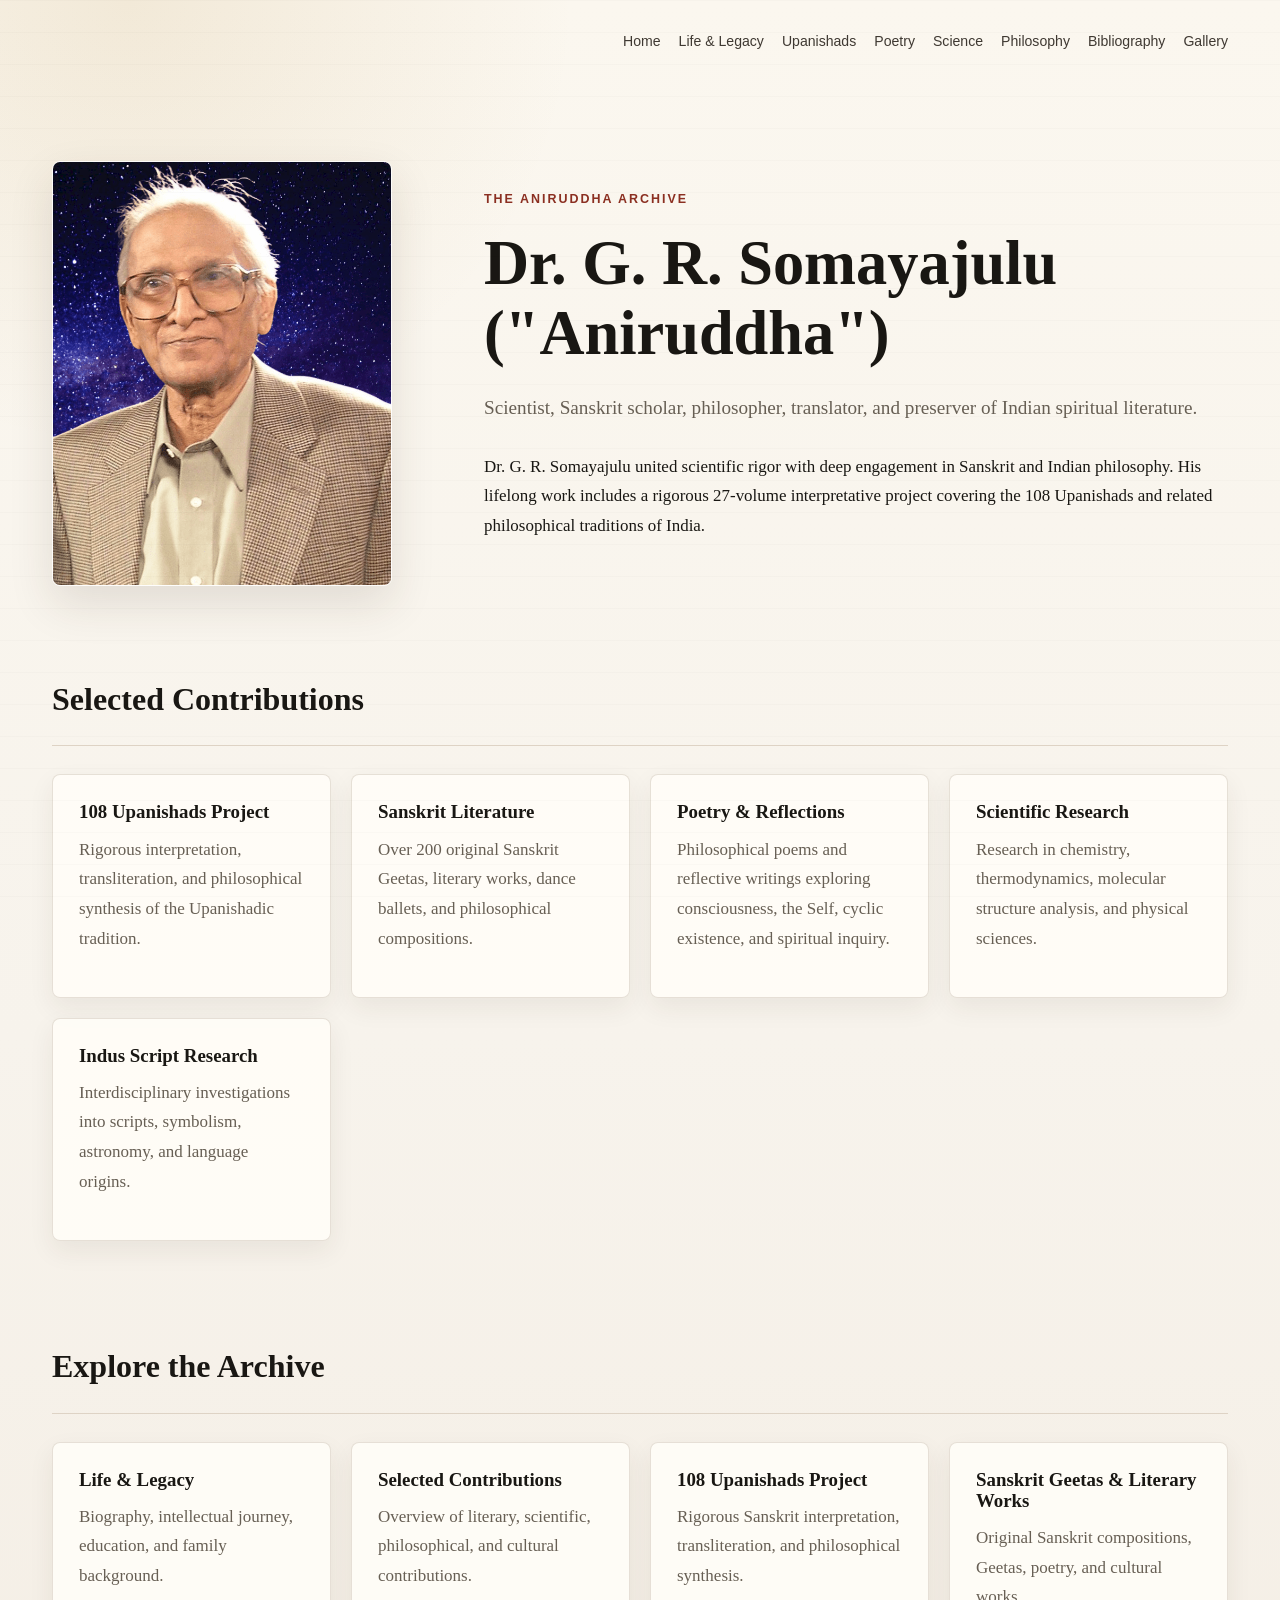
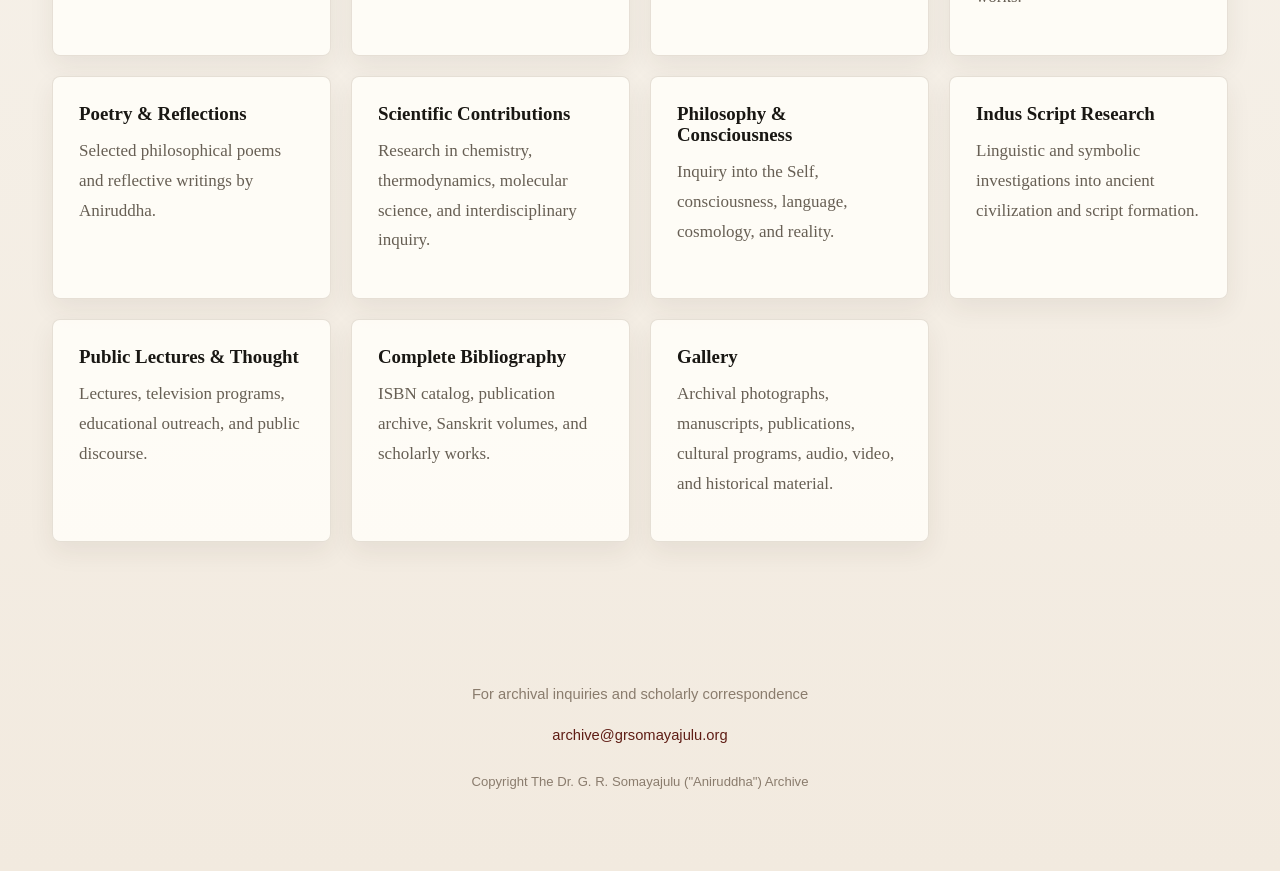
<file: index.html>
<!DOCTYPE html>
<html lang="en">

<head>
  <meta charset="UTF-8" />
  <meta name="viewport" content="width=device-width, initial-scale=1.0" />

  <title>Dr. G. R. Somayajulu ("Aniruddha")</title>

  <meta name="description"
    content="Scientific, philosophical, literary, and Sanskrit works of Dr. G. R. Somayajulu ('Aniruddha')." />

  <link rel="stylesheet" href="style.css" />
</head>

<body>

<nav class="topnav" aria-label="Primary navigation">
  <a href="index.html">Home</a>
  <a href="pages/life.html">Life & Legacy</a>
  <a href="pages/upanishads.html">Upanishads</a>
  <a href="pages/poetry.html">Poetry</a>
  <a href="pages/science.html">Science</a>
  <a href="pages/philosophy.html">Philosophy</a>
  <a href="pages/bibliography.html">Bibliography</a>
  <a href="pages/gallery.html">Gallery</a>
</nav>

<section class="hero">

  <img src="images/portrait.png" alt="Dr. G. R. Somayajulu" class="portrait">

  <div class="hero-text">

    <p class="eyebrow">
      The Aniruddha Archive
    </p>

    <h1>
      Dr. G. R. Somayajulu ("Aniruddha")
    </h1>

    <p class="subtitle">
      Scientist, Sanskrit scholar, philosopher, translator, and preserver of Indian spiritual literature.
    </p>

    <p class="intro">
      Dr. G. R. Somayajulu united scientific rigor with deep engagement in Sanskrit and Indian philosophy. His lifelong work includes a rigorous 27-volume interpretative project covering the 108 Upanishads and related philosophical traditions of India.
    </p>

  </div>

</section>

<section class="section">

  <div class="section-header">
    <h2>Selected Contributions</h2>
  </div>

  <div class="contributions">

    <a href="pages/upanishads.html" class="contribution-link">
      <div class="contribution-card">
        <h3>108 Upanishads Project</h3>
        <p>
          Rigorous interpretation, transliteration, and philosophical synthesis of the Upanishadic tradition.
        </p>
      </div>
    </a>

    <a href="pages/sanskrit.html" class="contribution-link">
      <div class="contribution-card">
        <h3>Sanskrit Literature</h3>
        <p>
          Over 200 original Sanskrit Geetas, literary works, dance ballets, and philosophical compositions.
        </p>
      </div>
    </a>

    <a href="pages/poetry.html" class="contribution-link">
      <div class="contribution-card">
        <h3>Poetry & Reflections</h3>
        <p>
          Philosophical poems and reflective writings exploring consciousness, the Self, cyclic existence, and spiritual inquiry.
        </p>
      </div>
    </a>

    <a href="pages/science.html" class="contribution-link">
      <div class="contribution-card">
        <h3>Scientific Research</h3>
        <p>
          Research in chemistry, thermodynamics, molecular structure analysis, and physical sciences.
        </p>
      </div>
    </a>

    <a href="pages/indus.html" class="contribution-link">
      <div class="contribution-card">
        <h3>Indus Script Research</h3>
        <p>
          Interdisciplinary investigations into scripts, symbolism, astronomy, and language origins.
        </p>
      </div>
    </a>

  </div>

</section>

<section class="section">

  <div class="section-header">
    <h2>Explore the Archive</h2>
  </div>

  <div class="cards">

    <a href="pages/life.html" class="card">
      <h3>Life & Legacy</h3>
      <p>
        Biography, intellectual journey, education, and family background.
      </p>
    </a>

    <a href="pages/contributions.html" class="card">
      <h3>Selected Contributions</h3>
      <p>
        Overview of literary, scientific, philosophical, and cultural contributions.
      </p>
    </a>

    <a href="pages/upanishads.html" class="card">
      <h3>108 Upanishads Project</h3>
      <p>
        Rigorous Sanskrit interpretation, transliteration, and philosophical synthesis.
      </p>
    </a>

    <a href="pages/sanskrit.html" class="card">
      <h3>Sanskrit Geetas & Literary Works</h3>
      <p>
        Original Sanskrit compositions, Geetas, poetry, and cultural works.
      </p>
    </a>

    <a href="pages/poetry.html" class="card">
      <h3>Poetry & Reflections</h3>
      <p>
        Selected philosophical poems and reflective writings by Aniruddha.
      </p>
    </a>

    <a href="pages/science.html" class="card">
      <h3>Scientific Contributions</h3>
      <p>
        Research in chemistry, thermodynamics, molecular science, and interdisciplinary inquiry.
      </p>
    </a>

    <a href="pages/philosophy.html" class="card">
      <h3>Philosophy & Consciousness</h3>
      <p>
        Inquiry into the Self, consciousness, language, cosmology, and reality.
      </p>
    </a>

    <a href="pages/indus.html" class="card">
      <h3>Indus Script Research</h3>
      <p>
        Linguistic and symbolic investigations into ancient civilization and script formation.
      </p>
    </a>

    <a href="pages/lectures.html" class="card">
      <h3>Public Lectures & Thought</h3>
      <p>
        Lectures, television programs, educational outreach, and public discourse.
      </p>
    </a>

    <a href="pages/bibliography.html" class="card">
      <h3>Complete Bibliography</h3>
      <p>
        ISBN catalog, publication archive, Sanskrit volumes, and scholarly works.
      </p>
    </a>

    <a href="pages/gallery.html" class="card">
      <h3>Gallery</h3>
      <p>
        Archival photographs, manuscripts, publications, cultural programs, audio, video, and historical material.
      </p>
    </a>

  </div>

</section>

<footer>

  <p>
    For archival inquiries and scholarly correspondence
  </p>

  <p>
    <a href="mailto:archive@grsomayajulu.org">
      archive@grsomayajulu.org
    </a>
  </p>

  <p class="copyright">
    Copyright The Dr. G. R. Somayajulu ("Aniruddha") Archive
  </p>

</footer>

</body>

</html>
</file>
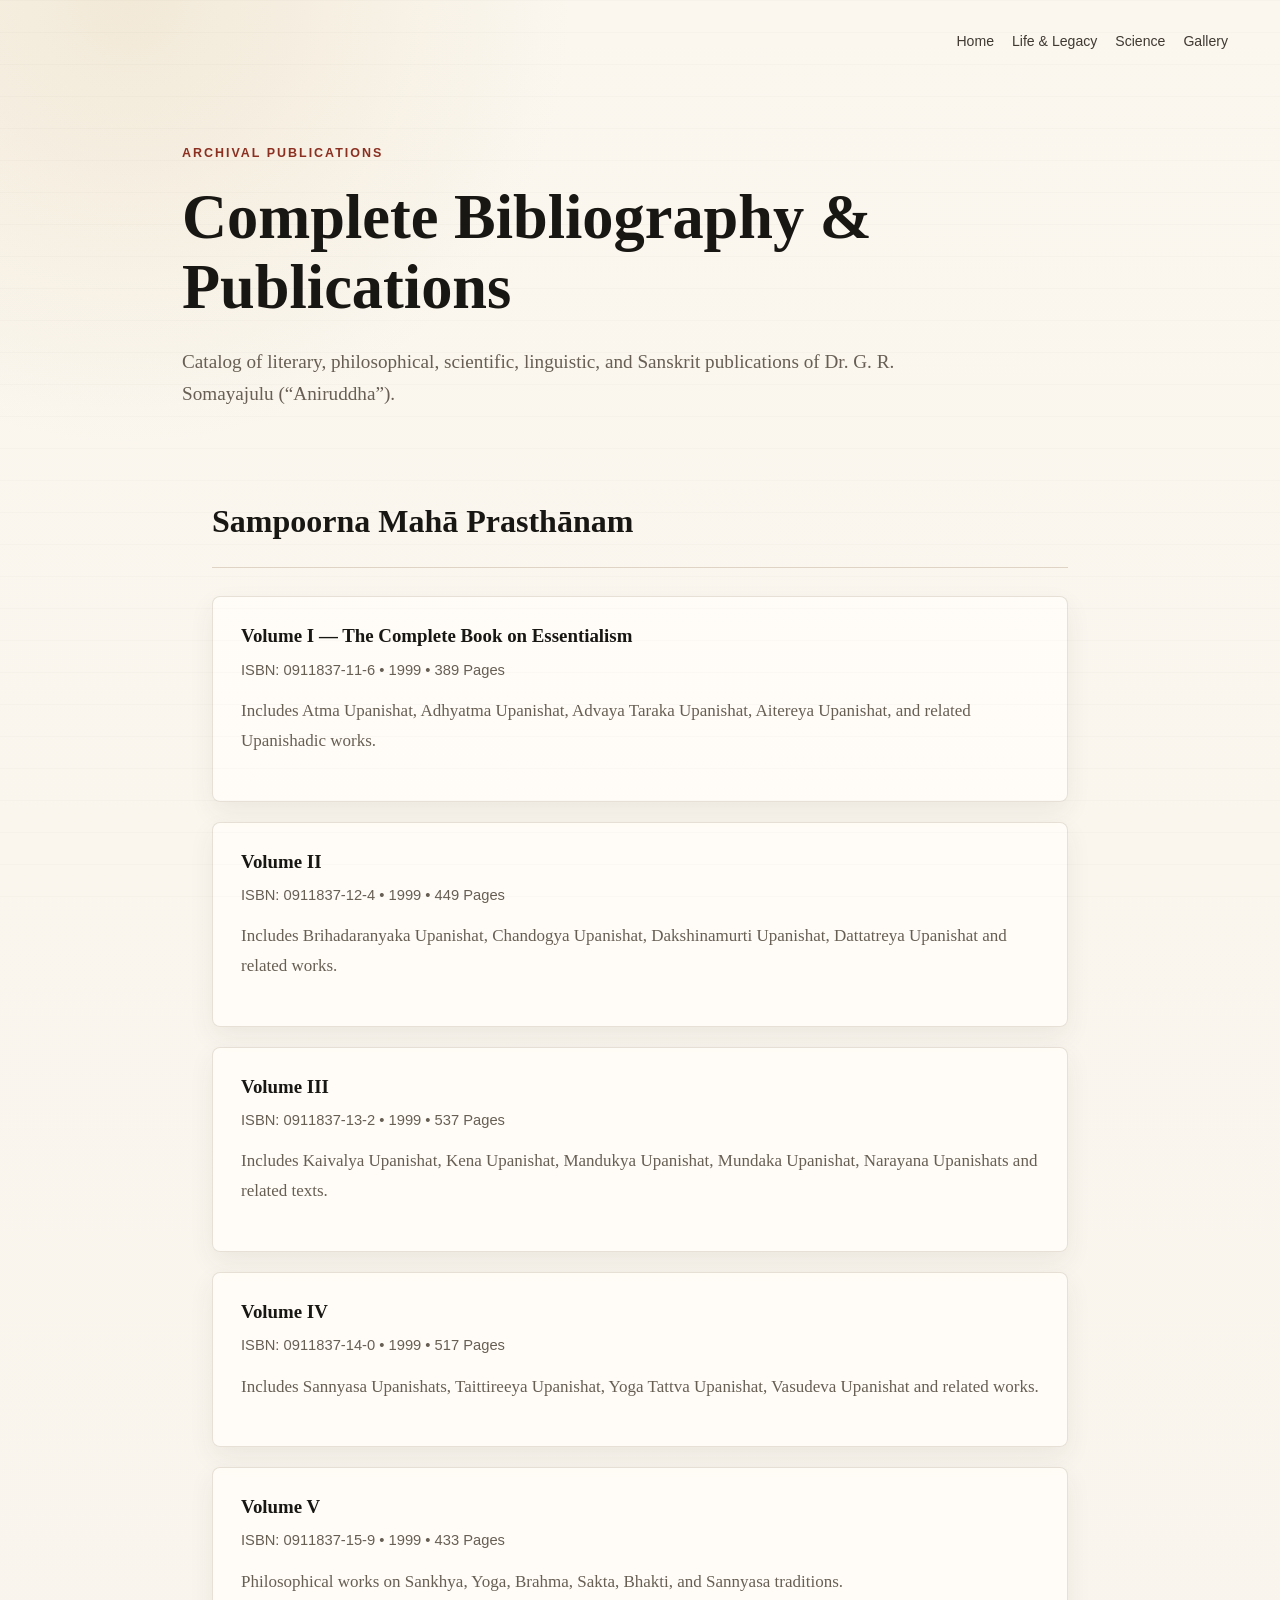
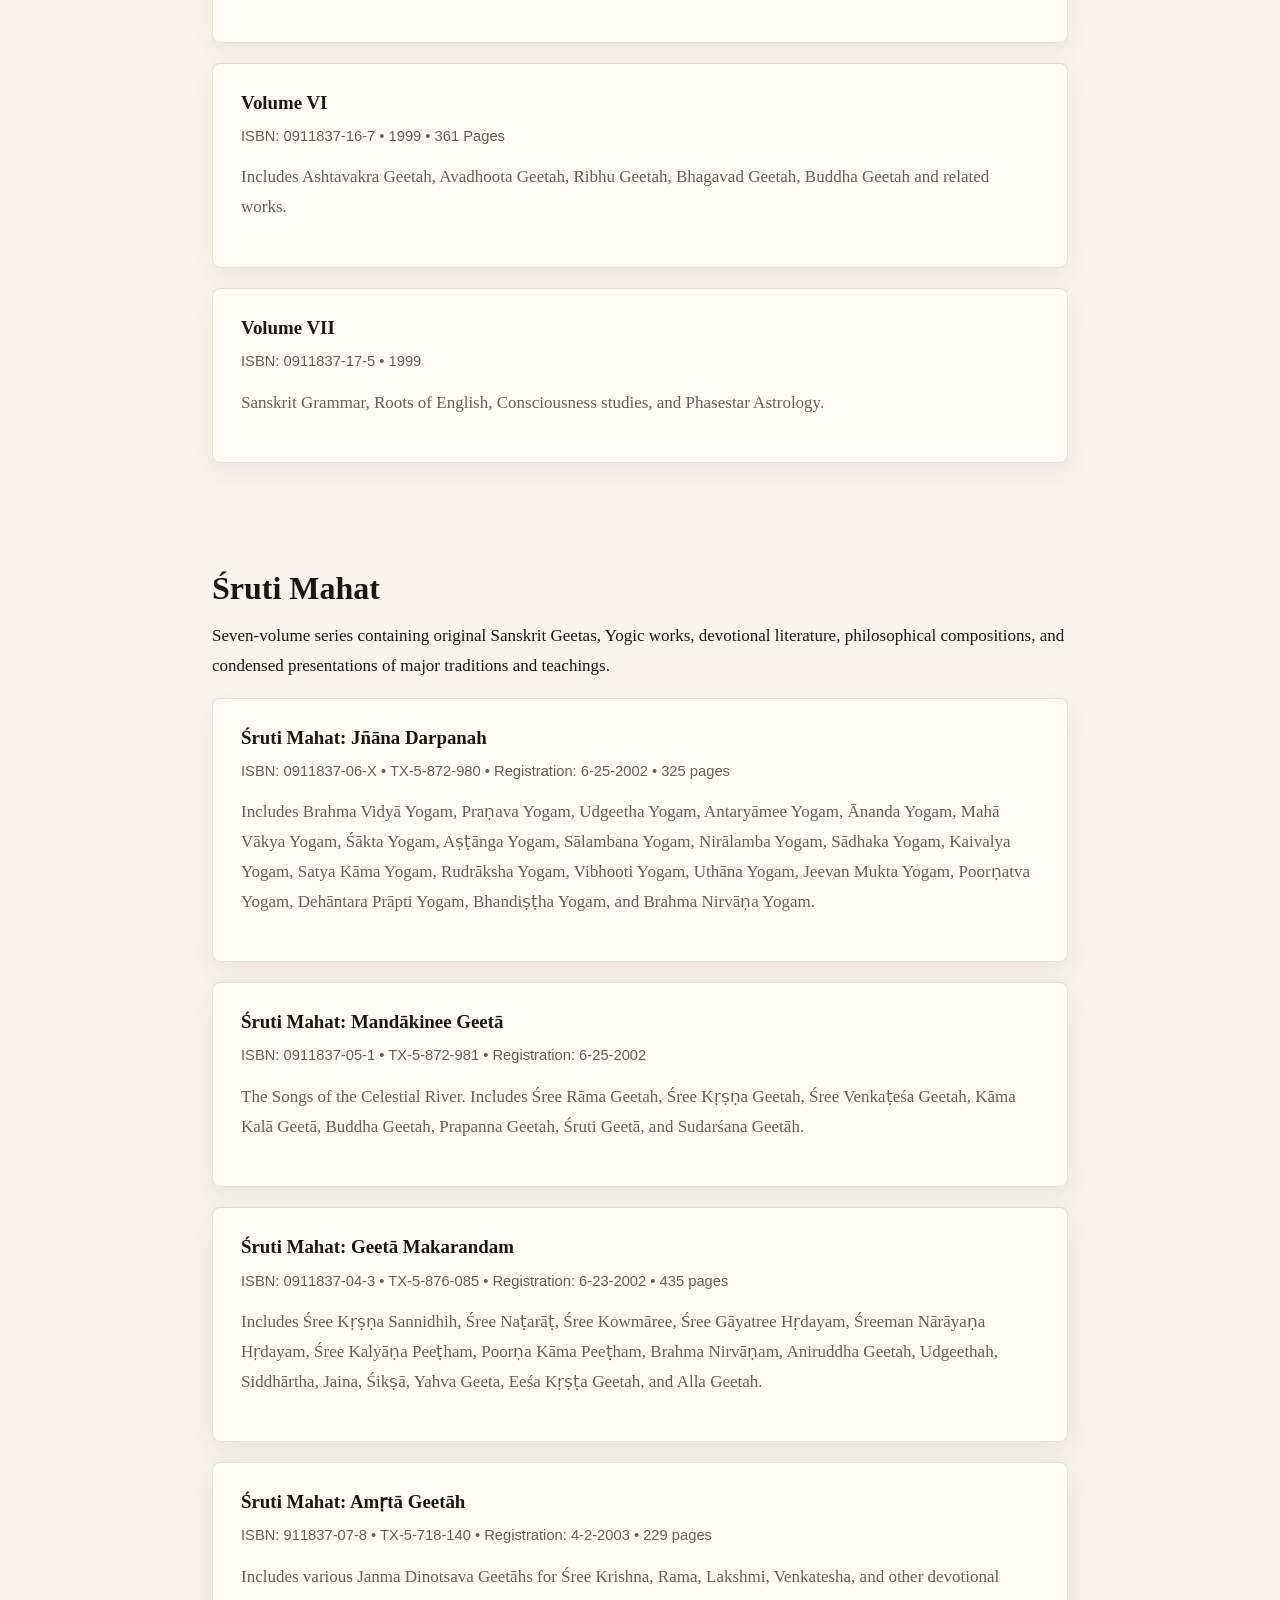
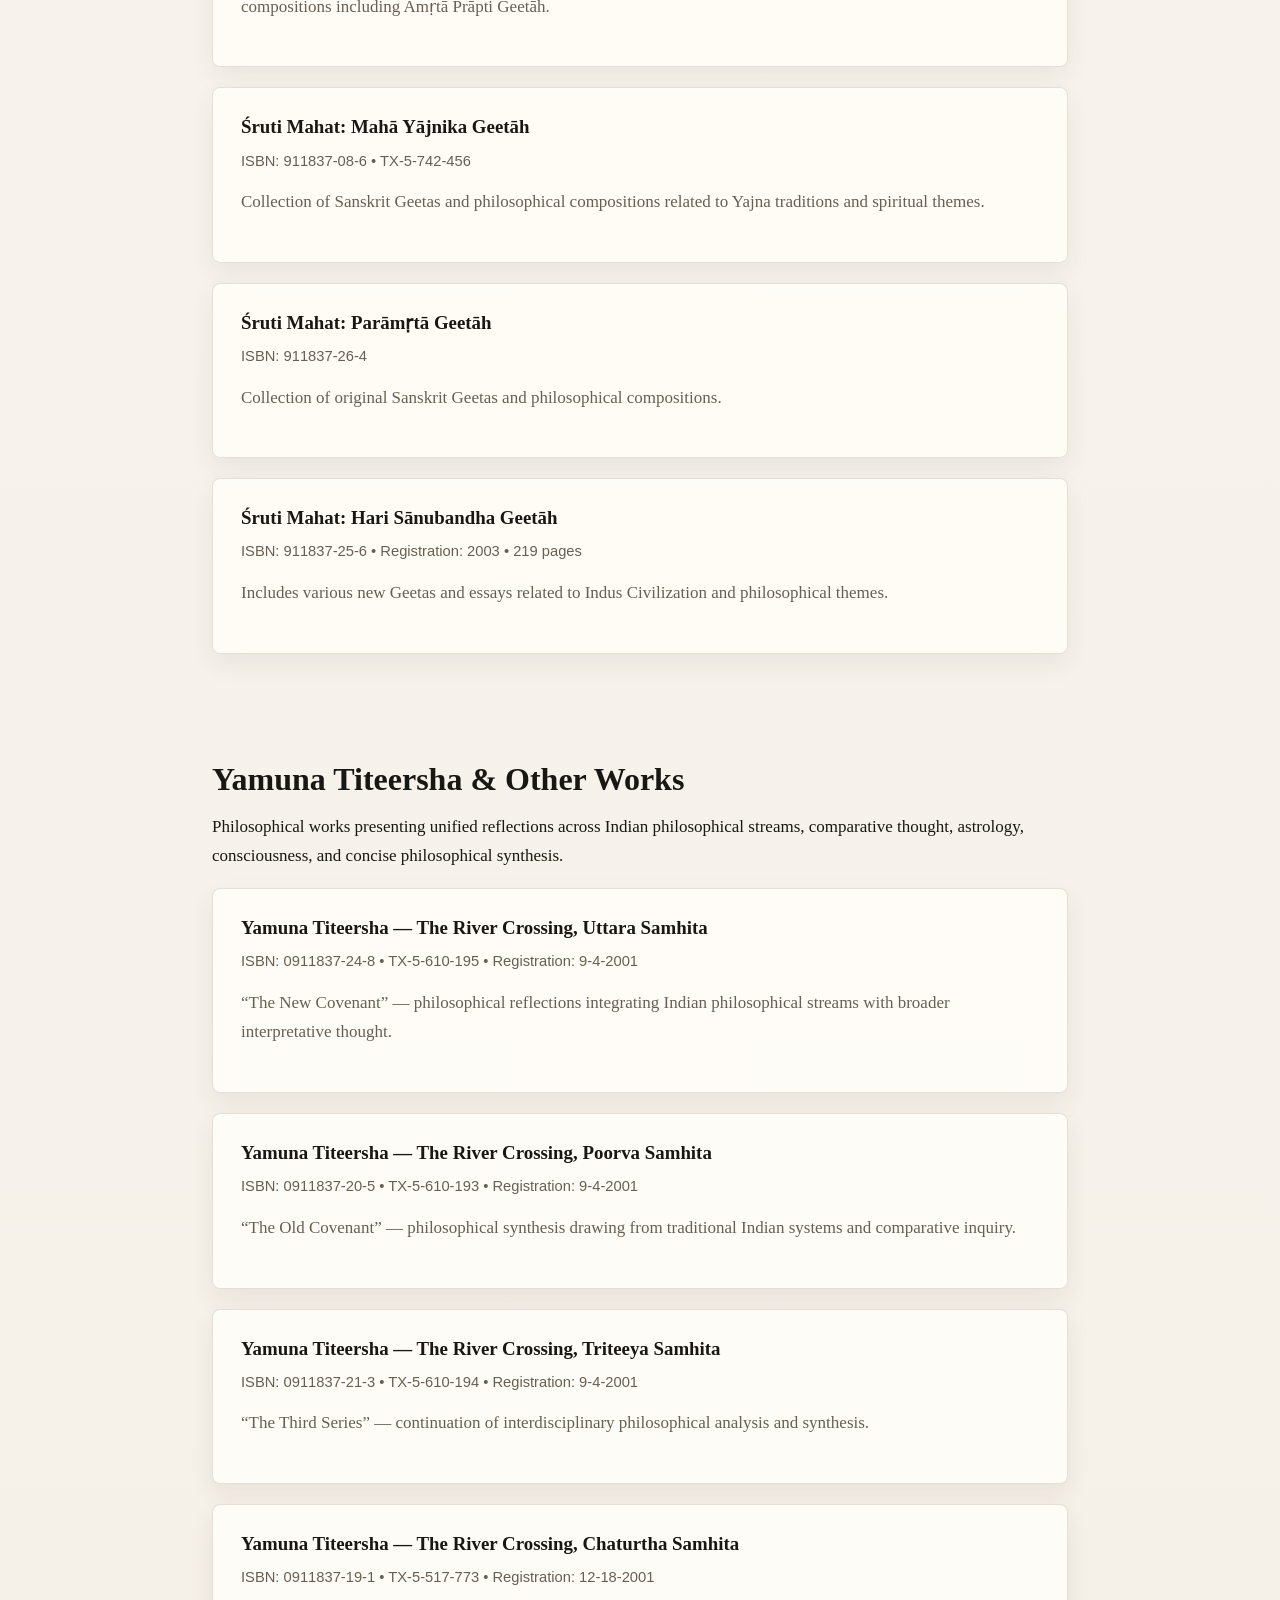
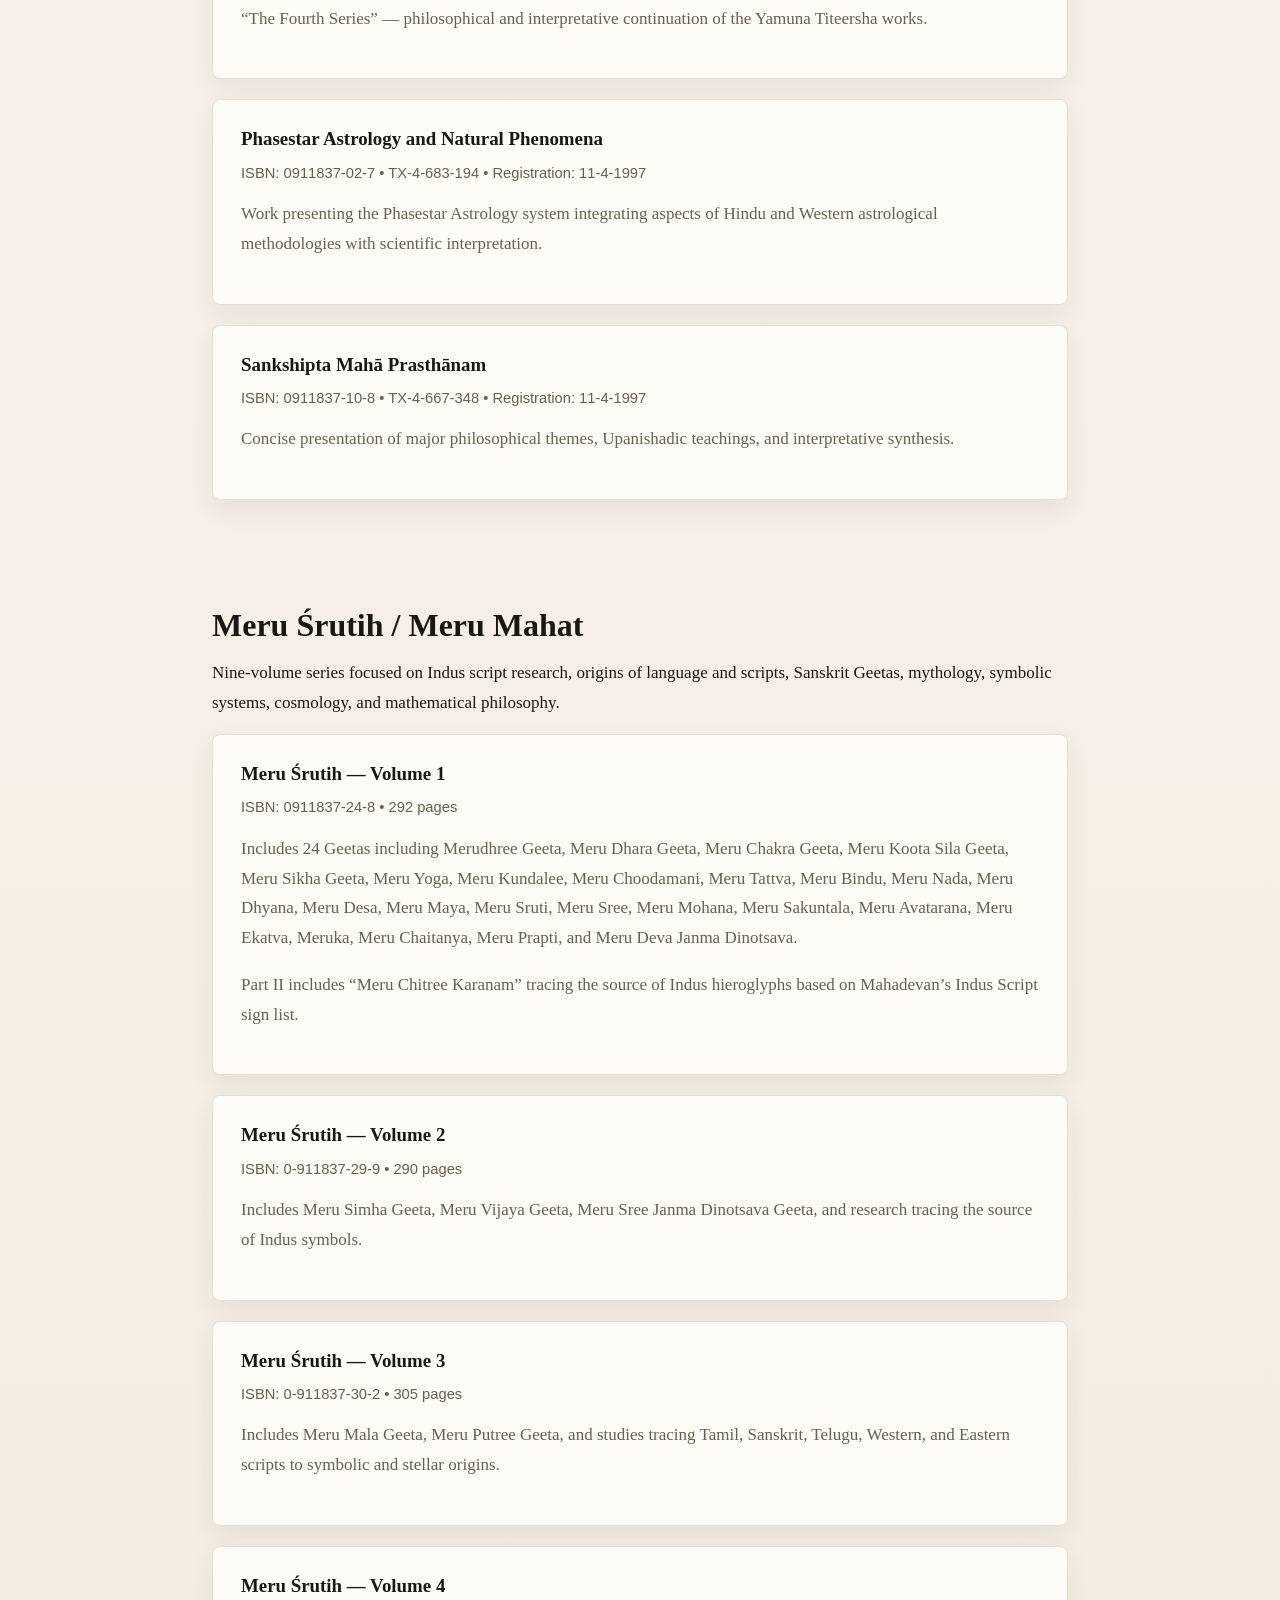
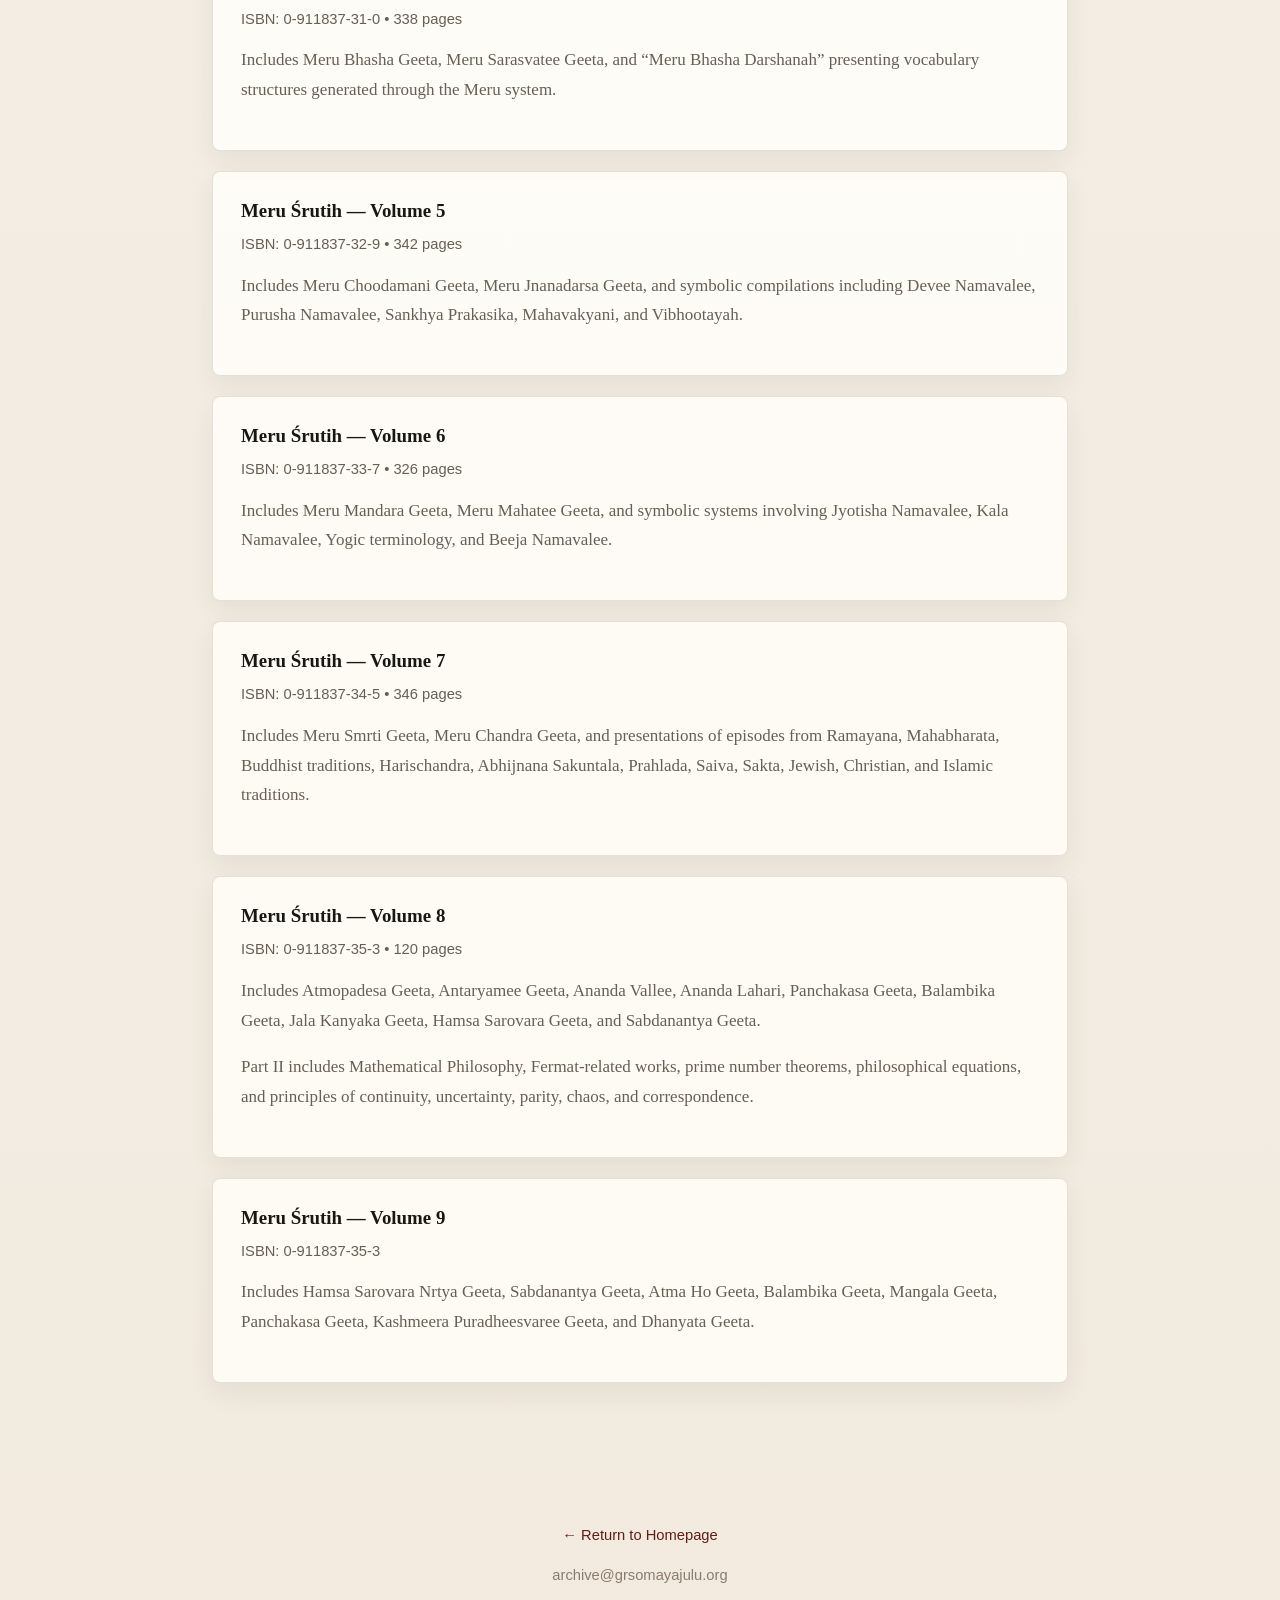
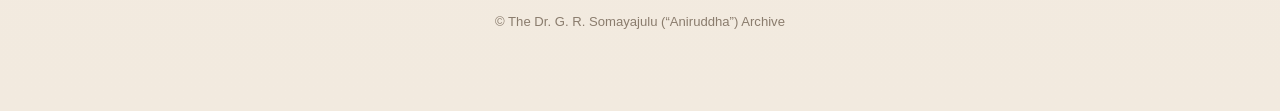
<file: pages/bibliography.html>
<!DOCTYPE html>
<html lang="en">

<head>
  <meta charset="UTF-8">
  <meta name="viewport" content="width=device-width, initial-scale=1.0">

  <title>Complete Bibliography | Dr. G. R. Somayajulu</title>

  <link rel="stylesheet" href="../style.css">
</head>

<body>

<nav class="topnav">
  <a href="../index.html">Home</a>
  <a href="life.html">Life & Legacy</a>
  <a href="science.html">Science</a>
  <a href="gallery.html">Gallery</a>
</nav>

<section class="hero hero-small">

  <div class="hero-text">

    <p class="eyebrow">
      ARCHIVAL PUBLICATIONS
    </p>

    <h1>
      Complete Bibliography & Publications
    </h1>

    <p class="subtitle">
      Catalog of literary, philosophical, scientific, linguistic, and Sanskrit publications of Dr. G. R. Somayajulu (“Aniruddha”).
    </p>

  </div>

</section>

<section class="section narrow">

  <div class="section-header">
    <h2>Sampoorna Mahā Prasthānam</h2>
  </div>

  <div class="publication-list">

    <div class="publication">
      <h3>Volume I — The Complete Book on Essentialism</h3>
      <p class="journal">
        ISBN: 0911837-11-6 • 1999 • 389 Pages
      </p>
      <p>
        Includes Atma Upanishat, Adhyatma Upanishat, Advaya Taraka Upanishat, Aitereya Upanishat, and related Upanishadic works.
      </p>
    </div>

    <div class="publication">
      <h3>Volume II</h3>
      <p class="journal">
        ISBN: 0911837-12-4 • 1999 • 449 Pages
      </p>
      <p>
        Includes Brihadaranyaka Upanishat, Chandogya Upanishat, Dakshinamurti Upanishat, Dattatreya Upanishat and related works.
      </p>
    </div>

    <div class="publication">
      <h3>Volume III</h3>
      <p class="journal">
        ISBN: 0911837-13-2 • 1999 • 537 Pages
      </p>
      <p>
        Includes Kaivalya Upanishat, Kena Upanishat, Mandukya Upanishat, Mundaka Upanishat, Narayana Upanishats and related texts.
      </p>
    </div>

    <div class="publication">
      <h3>Volume IV</h3>
      <p class="journal">
        ISBN: 0911837-14-0 • 1999 • 517 Pages
      </p>
      <p>
        Includes Sannyasa Upanishats, Taittireeya Upanishat, Yoga Tattva Upanishat, Vasudeva Upanishat and related works.
      </p>
    </div>

    <div class="publication">
      <h3>Volume V</h3>
      <p class="journal">
        ISBN: 0911837-15-9 • 1999 • 433 Pages
      </p>
      <p>
        Philosophical works on Sankhya, Yoga, Brahma, Sakta, Bhakti, and Sannyasa traditions.
      </p>
    </div>

    <div class="publication">
      <h3>Volume VI</h3>
      <p class="journal">
        ISBN: 0911837-16-7 • 1999 • 361 Pages
      </p>
      <p>
        Includes Ashtavakra Geetah, Avadhoota Geetah, Ribhu Geetah, Bhagavad Geetah, Buddha Geetah and related works.
      </p>
    </div>

    <div class="publication">
      <h3>Volume VII</h3>
      <p class="journal">
        ISBN: 0911837-17-5 • 1999
      </p>
      <p>
        Sanskrit Grammar, Roots of English, Consciousness studies, and Phasestar Astrology.
      </p>
    </div>

  </div>

</section>

  <section class="section narrow">

  <h2>Śruti Mahat</h2>

  <p>
    Seven-volume series containing original Sanskrit Geetas, Yogic works, devotional literature, philosophical compositions, and condensed presentations of major traditions and teachings.
  </p>

  <div class="publication-list">

    <div class="publication">
      <h3>Śruti Mahat: Jñāna Darpanah</h3>

      <p class="journal">
        ISBN: 0911837-06-X • TX-5-872-980 • Registration: 6-25-2002 • 325 pages
      </p>

      <p>
        Includes Brahma Vidyā Yogam, Praṇava Yogam, Udgeetha Yogam, Antaryāmee Yogam, Ānanda Yogam, Mahā Vākya Yogam, Śākta Yogam, Aṣṭānga Yogam, Sālambana Yogam, Nirālamba Yogam, Sādhaka Yogam, Kaivalya Yogam, Satya Kāma Yogam, Rudrāksha Yogam, Vibhooti Yogam, Uthāna Yogam, Jeevan Mukta Yogam, Poorṇatva Yogam, Dehāntara Prāpti Yogam, Bhandiṣṭha Yogam, and Brahma Nirvāṇa Yogam.
      </p>
    </div>

    <div class="publication">
      <h3>Śruti Mahat: Mandākinee Geetā</h3>

      <p class="journal">
        ISBN: 0911837-05-1 • TX-5-872-981 • Registration: 6-25-2002
      </p>

      <p>
        The Songs of the Celestial River. Includes Śree Rāma Geetah, Śree Kṛṣṇa Geetah, Śree Venkaṭeśa Geetah, Kāma Kalā Geetā, Buddha Geetah, Prapanna Geetah, Śruti Geetā, and Sudarśana Geetāh.
      </p>
    </div>

    <div class="publication">
      <h3>Śruti Mahat: Geetā Makarandam</h3>

      <p class="journal">
        ISBN: 0911837-04-3 • TX-5-876-085 • Registration: 6-23-2002 • 435 pages
      </p>

      <p>
        Includes Śree Kṛṣṇa Sannidhih, Śree Naṭarāṭ, Śree Kowmāree, Śree Gāyatree Hṛdayam, Śreeman Nārāyaṇa Hṛdayam, Śree Kalyāṇa Peeṭham, Poorṇa Kāma Peeṭham, Brahma Nirvāṇam, Aniruddha Geetah, Udgeethah, Siddhārtha, Jaina, Śikṣā, Yahva Geeta, Eeśa Kṛṣṭa Geetah, and Alla Geetah.
      </p>
    </div>

    <div class="publication">
      <h3>Śruti Mahat: Amṛtā Geetāh</h3>

      <p class="journal">
        ISBN: 911837-07-8 • TX-5-718-140 • Registration: 4-2-2003 • 229 pages
      </p>

      <p>
        Includes various Janma Dinotsava Geetāhs for Śree Krishna, Rama, Lakshmi, Venkatesha, and other devotional compositions including Amṛtā Prāpti Geetāh.
      </p>
    </div>

    <div class="publication">
      <h3>Śruti Mahat: Mahā Yājnika Geetāh</h3>

      <p class="journal">
        ISBN: 911837-08-6 • TX-5-742-456
      </p>

      <p>
        Collection of Sanskrit Geetas and philosophical compositions related to Yajna traditions and spiritual themes.
      </p>
    </div>

    <div class="publication">
      <h3>Śruti Mahat: Parāmṛtā Geetāh</h3>

      <p class="journal">
        ISBN: 911837-26-4
      </p>

      <p>
        Collection of original Sanskrit Geetas and philosophical compositions.
      </p>
    </div>

    <div class="publication">
      <h3>Śruti Mahat: Hari Sānubandha Geetāh</h3>

      <p class="journal">
        ISBN: 911837-25-6 • Registration: 2003 • 219 pages
      </p>

      <p>
        Includes various new Geetas and essays related to Indus Civilization and philosophical themes.
      </p>
    </div>

  </div>

</section>

<section class="section narrow">

  <h2>Yamuna Titeersha & Other Works</h2>

  <p>
    Philosophical works presenting unified reflections across Indian philosophical streams, comparative thought, astrology, consciousness, and concise philosophical synthesis.
  </p>

  <div class="publication-list">

    <div class="publication">
      <h3>Yamuna Titeersha — The River Crossing, Uttara Samhita</h3>

      <p class="journal">
        ISBN: 0911837-24-8 • TX-5-610-195 • Registration: 9-4-2001
      </p>

      <p>
        “The New Covenant” — philosophical reflections integrating Indian philosophical streams with broader interpretative thought.
      </p>
    </div>

    <div class="publication">
      <h3>Yamuna Titeersha — The River Crossing, Poorva Samhita</h3>

      <p class="journal">
        ISBN: 0911837-20-5 • TX-5-610-193 • Registration: 9-4-2001
      </p>

      <p>
        “The Old Covenant” — philosophical synthesis drawing from traditional Indian systems and comparative inquiry.
      </p>
    </div>

    <div class="publication">
      <h3>Yamuna Titeersha — The River Crossing, Triteeya Samhita</h3>

      <p class="journal">
        ISBN: 0911837-21-3 • TX-5-610-194 • Registration: 9-4-2001
      </p>

      <p>
        “The Third Series” — continuation of interdisciplinary philosophical analysis and synthesis.
      </p>
    </div>

    <div class="publication">
      <h3>Yamuna Titeersha — The River Crossing, Chaturtha Samhita</h3>

      <p class="journal">
        ISBN: 0911837-19-1 • TX-5-517-773 • Registration: 12-18-2001
      </p>

      <p>
        “The Fourth Series” — philosophical and interpretative continuation of the Yamuna Titeersha works.
      </p>
    </div>

    <div class="publication">
      <h3>Phasestar Astrology and Natural Phenomena</h3>

      <p class="journal">
        ISBN: 0911837-02-7 • TX-4-683-194 • Registration: 11-4-1997
      </p>

      <p>
        Work presenting the Phasestar Astrology system integrating aspects of Hindu and Western astrological methodologies with scientific interpretation.
      </p>
    </div>

    <div class="publication">
      <h3>Sankshipta Mahā Prasthānam</h3>

      <p class="journal">
        ISBN: 0911837-10-8 • TX-4-667-348 • Registration: 11-4-1997
      </p>

      <p>
        Concise presentation of major philosophical themes, Upanishadic teachings, and interpretative synthesis.
      </p>
    </div>

  </div>

</section>

  <section class="section narrow">

  <h2>Meru Śrutih / Meru Mahat</h2>

  <p>
    Nine-volume series focused on Indus script research, origins of language and scripts, Sanskrit Geetas, mythology, symbolic systems, cosmology, and mathematical philosophy.
  </p>

  <div class="publication-list">

    <div class="publication">
      <h3>Meru Śrutih — Volume 1</h3>

      <p class="journal">
        ISBN: 0911837-24-8 • 292 pages
      </p>

      <p>
        Includes 24 Geetas including Merudhree Geeta, Meru Dhara Geeta, Meru Chakra Geeta, Meru Koota Sila Geeta, Meru Sikha Geeta, Meru Yoga, Meru Kundalee, Meru Choodamani, Meru Tattva, Meru Bindu, Meru Nada, Meru Dhyana, Meru Desa, Meru Maya, Meru Sruti, Meru Sree, Meru Mohana, Meru Sakuntala, Meru Avatarana, Meru Ekatva, Meruka, Meru Chaitanya, Meru Prapti, and Meru Deva Janma Dinotsava.
      </p>

      <p>
        Part II includes “Meru Chitree Karanam” tracing the source of Indus hieroglyphs based on Mahadevan’s Indus Script sign list.
      </p>
    </div>

    <div class="publication">
      <h3>Meru Śrutih — Volume 2</h3>

      <p class="journal">
        ISBN: 0-911837-29-9 • 290 pages
      </p>

      <p>
        Includes Meru Simha Geeta, Meru Vijaya Geeta, Meru Sree Janma Dinotsava Geeta, and research tracing the source of Indus symbols.
      </p>
    </div>

    <div class="publication">
      <h3>Meru Śrutih — Volume 3</h3>

      <p class="journal">
        ISBN: 0-911837-30-2 • 305 pages
      </p>

      <p>
        Includes Meru Mala Geeta, Meru Putree Geeta, and studies tracing Tamil, Sanskrit, Telugu, Western, and Eastern scripts to symbolic and stellar origins.
      </p>
    </div>

    <div class="publication">
      <h3>Meru Śrutih — Volume 4</h3>

      <p class="journal">
        ISBN: 0-911837-31-0 • 338 pages
      </p>

      <p>
        Includes Meru Bhasha Geeta, Meru Sarasvatee Geeta, and “Meru Bhasha Darshanah” presenting vocabulary structures generated through the Meru system.
      </p>
    </div>

    <div class="publication">
      <h3>Meru Śrutih — Volume 5</h3>

      <p class="journal">
        ISBN: 0-911837-32-9 • 342 pages
      </p>

      <p>
        Includes Meru Choodamani Geeta, Meru Jnanadarsa Geeta, and symbolic compilations including Devee Namavalee, Purusha Namavalee, Sankhya Prakasika, Mahavakyani, and Vibhootayah.
      </p>
    </div>

    <div class="publication">
      <h3>Meru Śrutih — Volume 6</h3>

      <p class="journal">
        ISBN: 0-911837-33-7 • 326 pages
      </p>

      <p>
        Includes Meru Mandara Geeta, Meru Mahatee Geeta, and symbolic systems involving Jyotisha Namavalee, Kala Namavalee, Yogic terminology, and Beeja Namavalee.
      </p>
    </div>

    <div class="publication">
      <h3>Meru Śrutih — Volume 7</h3>

      <p class="journal">
        ISBN: 0-911837-34-5 • 346 pages
      </p>

      <p>
        Includes Meru Smrti Geeta, Meru Chandra Geeta, and presentations of episodes from Ramayana, Mahabharata, Buddhist traditions, Harischandra, Abhijnana Sakuntala, Prahlada, Saiva, Sakta, Jewish, Christian, and Islamic traditions.
      </p>
    </div>

    <div class="publication">
      <h3>Meru Śrutih — Volume 8</h3>

      <p class="journal">
        ISBN: 0-911837-35-3 • 120 pages
      </p>

      <p>
        Includes Atmopadesa Geeta, Antaryamee Geeta, Ananda Vallee, Ananda Lahari, Panchakasa Geeta, Balambika Geeta, Jala Kanyaka Geeta, Hamsa Sarovara Geeta, and Sabdanantya Geeta.
      </p>

      <p>
        Part II includes Mathematical Philosophy, Fermat-related works, prime number theorems, philosophical equations, and principles of continuity, uncertainty, parity, chaos, and correspondence.
      </p>
    </div>

    <div class="publication">
      <h3>Meru Śrutih — Volume 9</h3>

      <p class="journal">
        ISBN: 0-911837-35-3
      </p>

      <p>
        Includes Hamsa Sarovara Nrtya Geeta, Sabdanantya Geeta, Atma Ho Geeta, Balambika Geeta, Mangala Geeta, Panchakasa Geeta, Kashmeera Puradheesvaree Geeta, and Dhanyata Geeta.
      </p>
    </div>

  </div>

</section>
  
<footer>

  <p>
    <a href="../index.html">
      ← Return to Homepage
    </a>
  </p>

  <p>
    archive@grsomayajulu.org
  </p>

  <p class="copyright">
    © The Dr. G. R. Somayajulu (“Aniruddha”) Archive
  </p>

</footer>

</body>

</html>
</file>
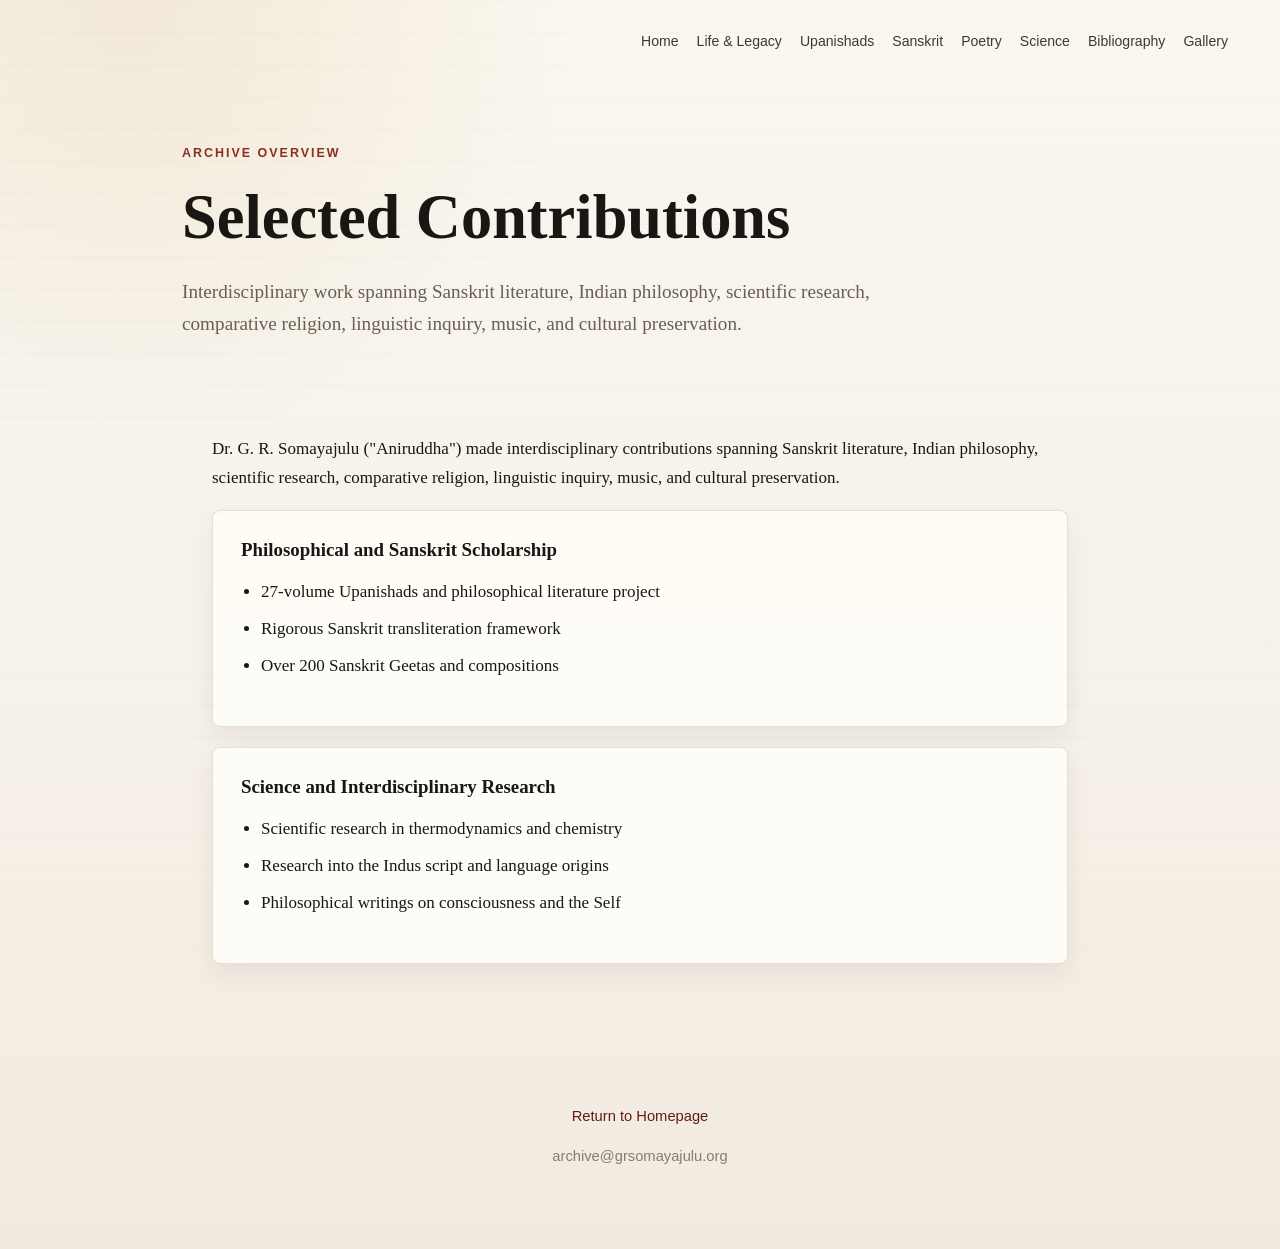
<file: pages/contributions.html>
<!DOCTYPE html>
<html lang="en">

<head>
  <meta charset="UTF-8">
  <meta name="viewport" content="width=device-width, initial-scale=1.0">

  <title>Selected Contributions | Dr. G. R. Somayajulu</title>

  <link rel="stylesheet" href="../style.css">
</head>

<body>

<nav class="topnav" aria-label="Primary navigation">
  <a href="../index.html">Home</a>
  <a href="life.html">Life & Legacy</a>
  <a href="upanishads.html">Upanishads</a>
  <a href="sanskrit.html">Sanskrit</a>
  <a href="poetry.html">Poetry</a>
  <a href="science.html">Science</a>
  <a href="bibliography.html">Bibliography</a>
  <a href="gallery.html">Gallery</a>
</nav>

<section class="hero hero-small">

  <div class="hero-text">
    <p class="eyebrow">Archive overview</p>

    <h1>Selected Contributions</h1>

    <p class="subtitle">
      Interdisciplinary work spanning Sanskrit literature, Indian philosophy, scientific research, comparative religion, linguistic inquiry, music, and cultural preservation.
    </p>
  </div>

</section>

<section class="section narrow">

  <p>
    Dr. G. R. Somayajulu ("Aniruddha") made interdisciplinary contributions spanning Sanskrit literature, Indian philosophy, scientific research, comparative religion, linguistic inquiry, music, and cultural preservation.
  </p>

  <div class="publication-list">
    <div class="publication">
      <h3>Philosophical and Sanskrit Scholarship</h3>
      <ul>
        <li>27-volume Upanishads and philosophical literature project</li>
        <li>Rigorous Sanskrit transliteration framework</li>
        <li>Over 200 Sanskrit Geetas and compositions</li>
      </ul>
    </div>

    <div class="publication">
      <h3>Science and Interdisciplinary Research</h3>
      <ul>
        <li>Scientific research in thermodynamics and chemistry</li>
        <li>Research into the Indus script and language origins</li>
        <li>Philosophical writings on consciousness and the Self</li>
      </ul>
    </div>
  </div>

</section>

<footer>
  <p><a href="../index.html">Return to Homepage</a></p>
  <p>archive@grsomayajulu.org</p>
</footer>

</body>
</html>
</file>
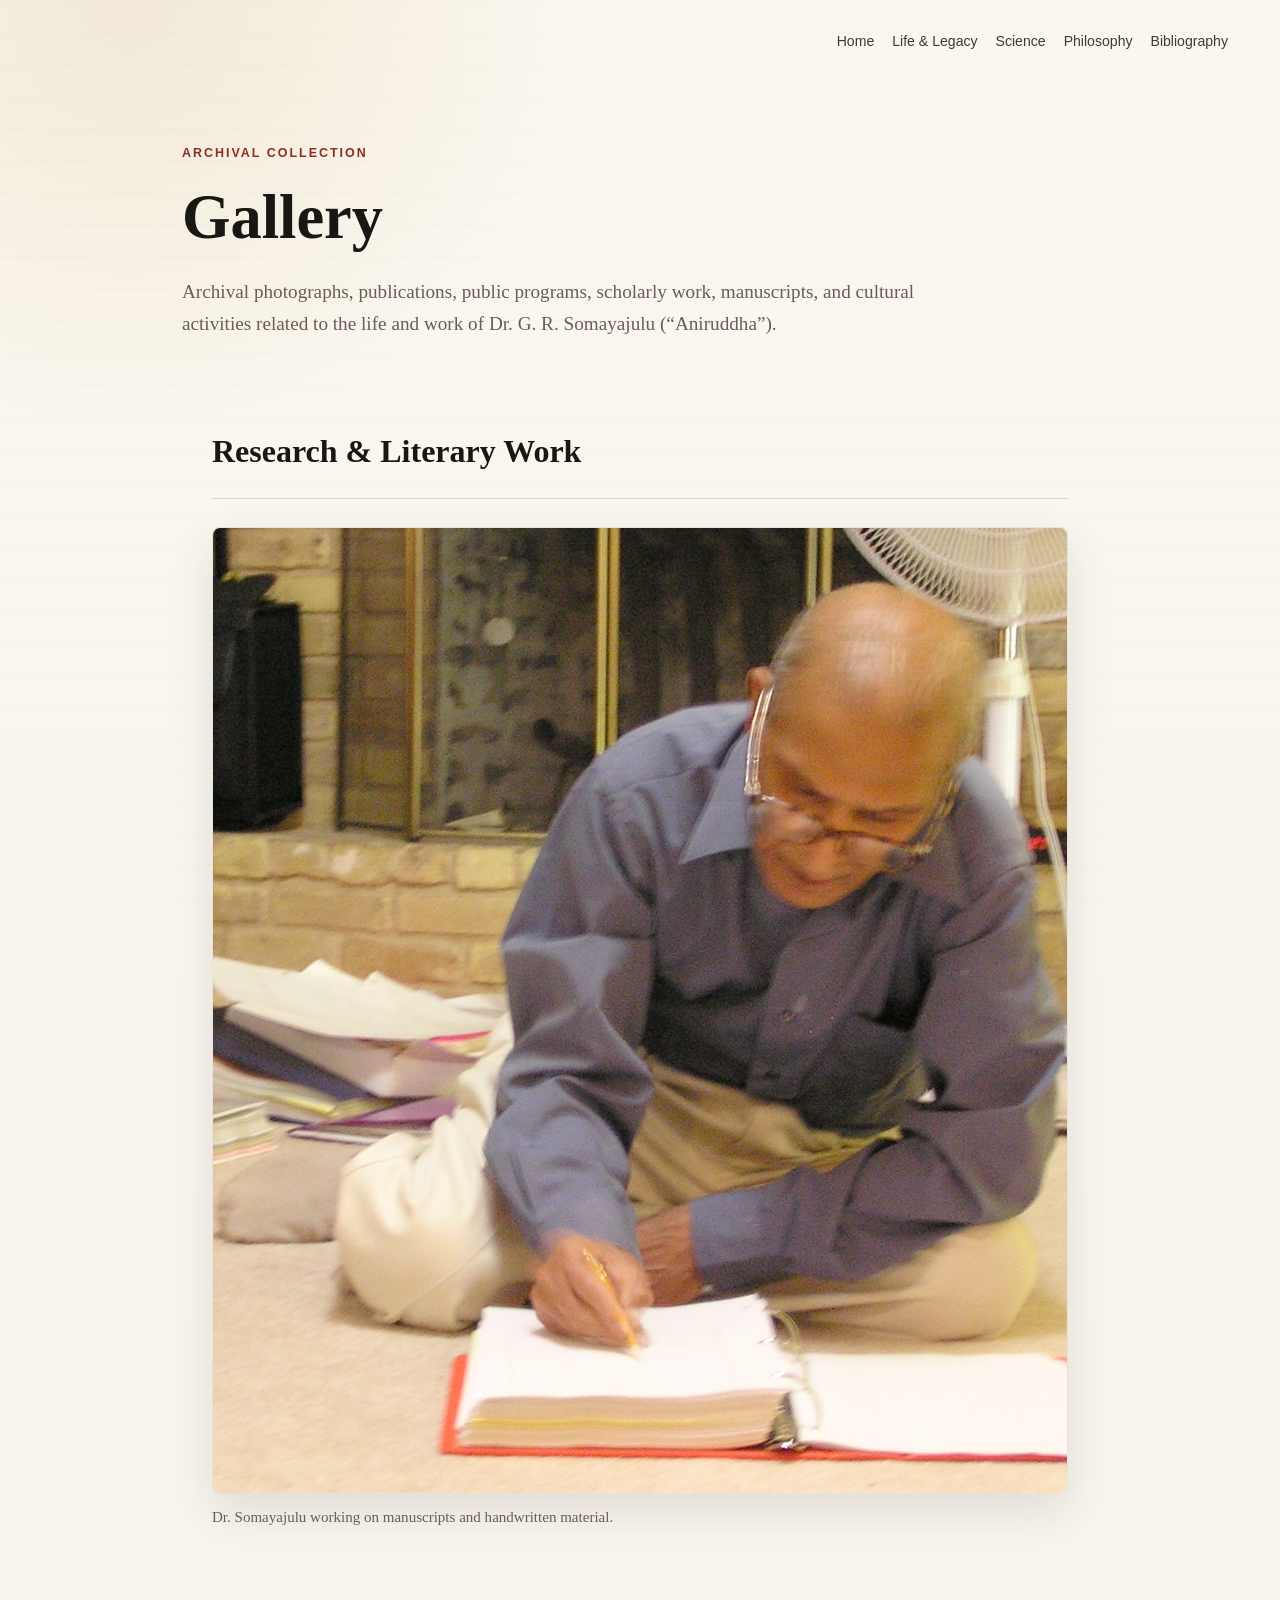
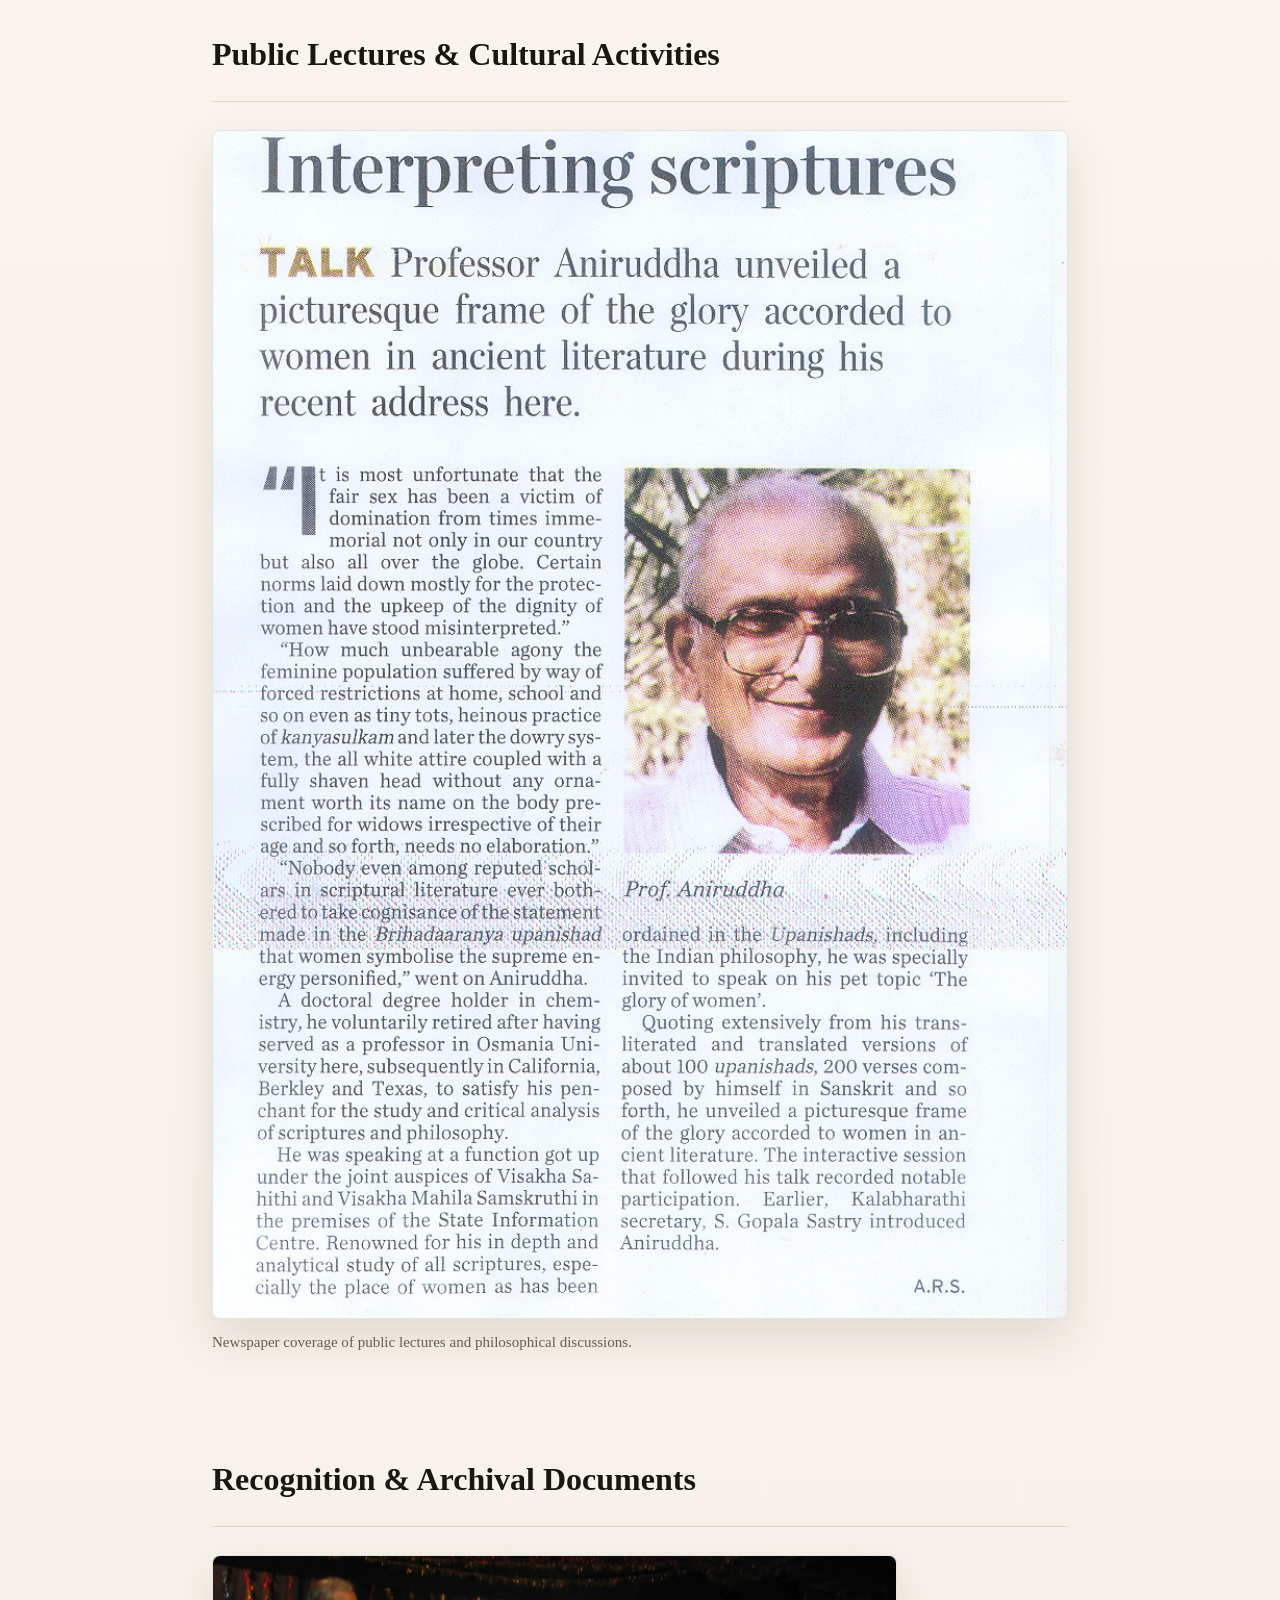
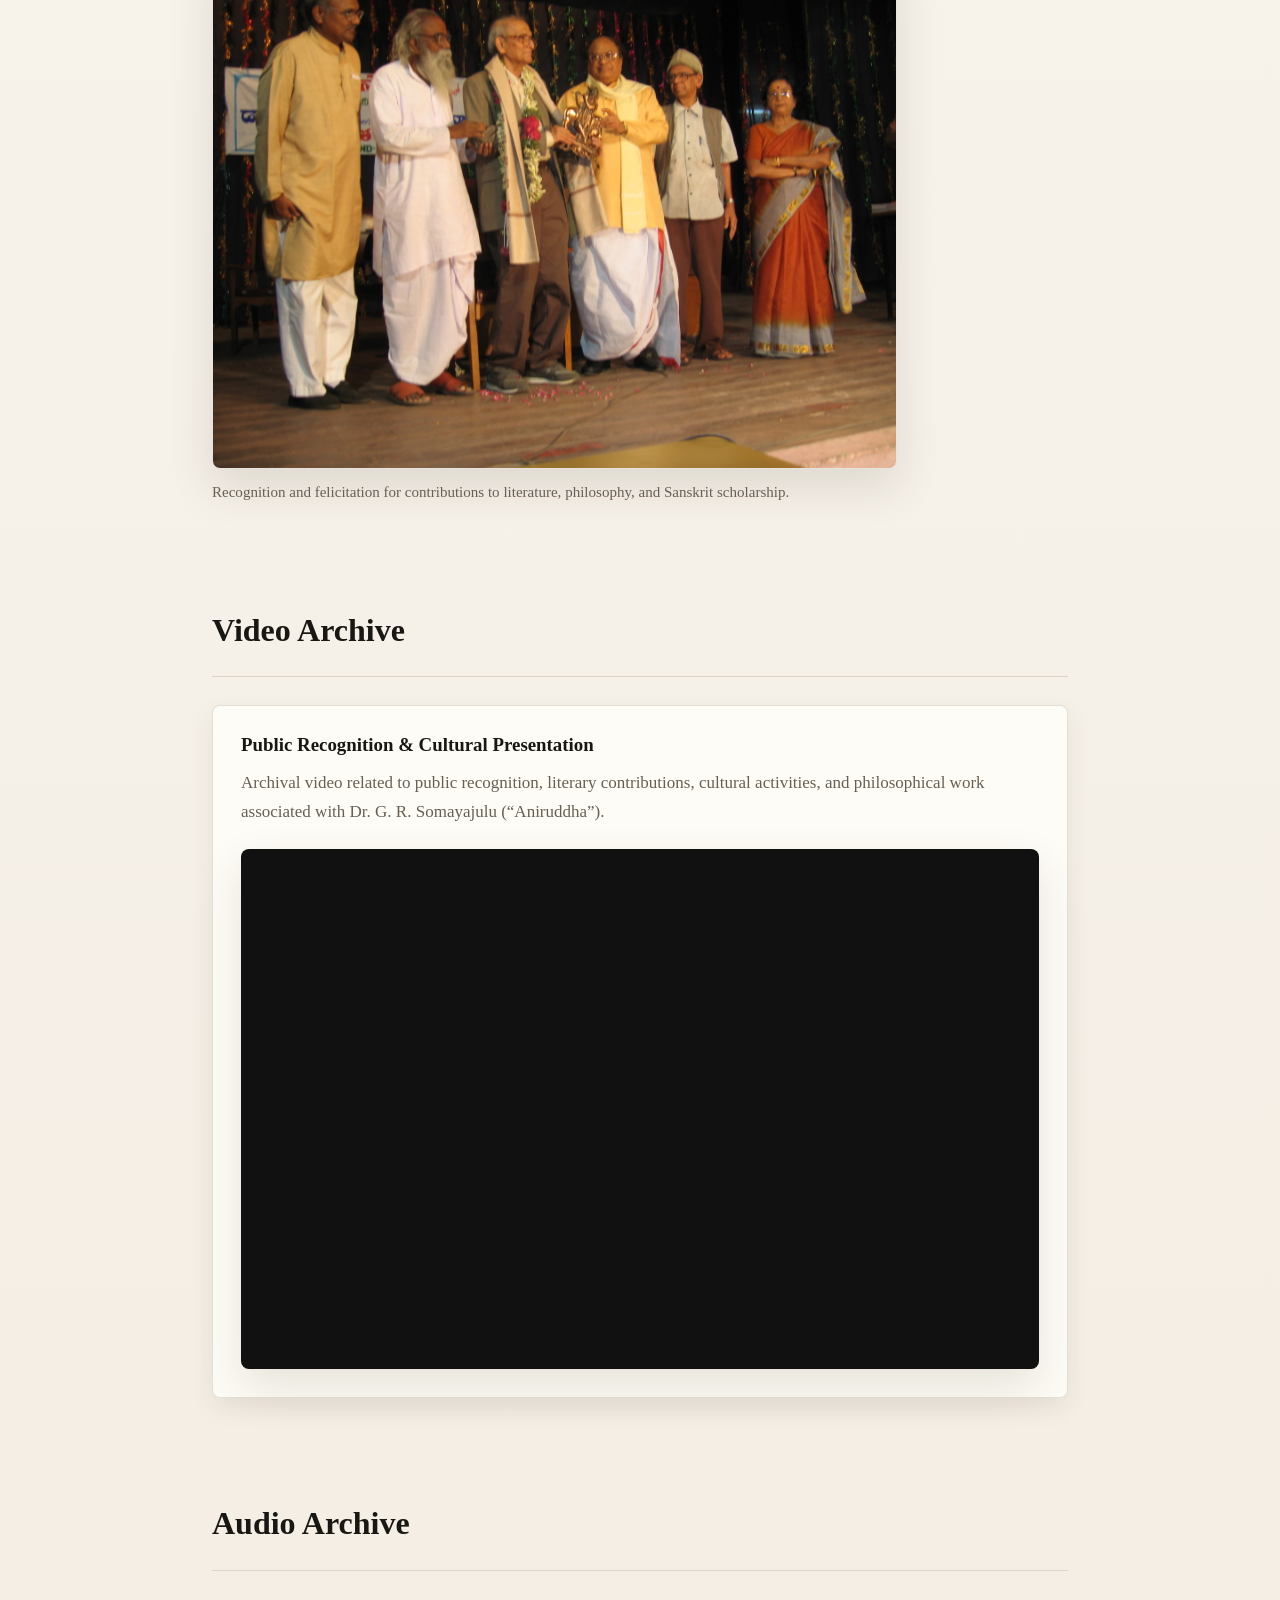
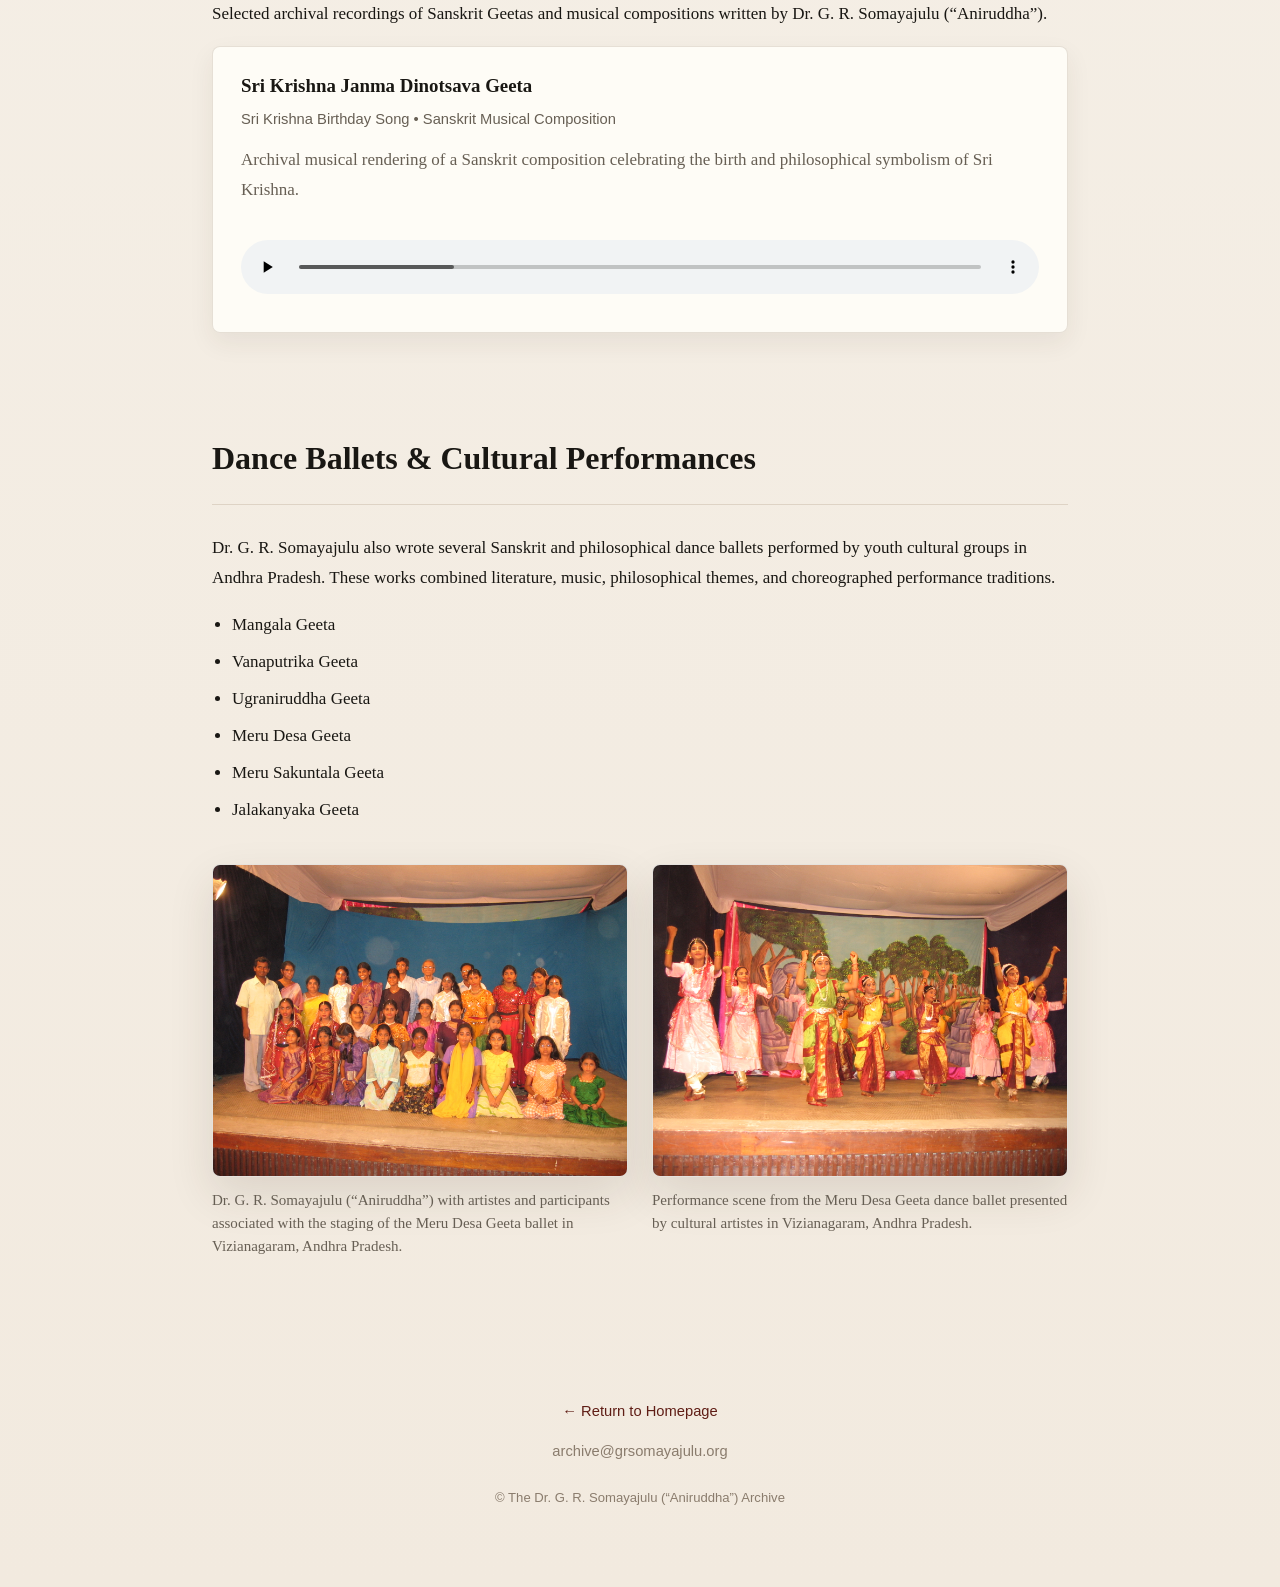
<file: pages/gallery.html>
<!DOCTYPE html>
<html lang="en">

<head>
  <meta charset="UTF-8">
  <meta name="viewport" content="width=device-width, initial-scale=1.0">

  <title>Gallery | Dr. G. R. Somayajulu</title>

  <link rel="stylesheet" href="../style.css">
</head>

<body>

<nav class="topnav">
  <a href="../index.html">Home</a>
  <a href="life.html">Life & Legacy</a>
  <a href="science.html">Science</a>
  <a href="philosophy.html">Philosophy</a>
  <a href="bibliography.html">Bibliography</a>
</nav>

<section class="hero hero-small">

  <div class="hero-text">

    <p class="eyebrow">
      ARCHIVAL COLLECTION
    </p>

    <h1>
      Gallery
    </h1>

    <p class="subtitle">
      Archival photographs, publications, public programs, scholarly work, manuscripts, and cultural activities related to the life and work of Dr. G. R. Somayajulu (“Aniruddha”).
    </p>

  </div>

</section>

<section class="section narrow">

  <div class="section-header">
    <h2>Research & Literary Work</h2>
  </div>

  <div class="gallery-grid">

    
    <figure>
      <img src="../images/floor.jpg" class="gallery-image">
      <figcaption>
        Dr. Somayajulu working on manuscripts and handwritten material.
      </figcaption>
    </figure>

  </div>

</section>

<section class="section narrow">

  <div class="section-header">
    <h2>Public Lectures & Cultural Activities</h2>
  </div>

  <div class="gallery-grid">

    <figure>
      <img src="../images/Hindu.jpg" class="gallery-image">
      <figcaption>
        Newspaper coverage of public lectures and philosophical discussions.
      </figcaption>
    </figure>

   
     </div>

</section>

<section class="section narrow">

  <div class="section-header">
    <h2>Recognition & Archival Documents</h2>
  </div>

  <div class="gallery-grid">

    <figure>
  <img src="../images/Award.jpg" class="gallery-image" style="width:80%; margin-left:0; display:block;">
  <figcaption>
    Recognition and felicitation for contributions to literature, philosophy, and Sanskrit scholarship.
  </figcaption>
    </figure>

     </div>

</section>

<section class="section narrow">

  <div class="section-header">
    <h2>Video Archive</h2>
  </div>

  <div class="publication">

    <h3>
      Public Recognition & Cultural Presentation
    </h3>

    <p>
      Archival video related to public recognition, literary contributions, cultural activities, and philosophical work associated with Dr. G. R. Somayajulu (“Aniruddha”).
    </p>

    <div class="video-container">

      <iframe
        src="https://drive.google.com/file/d/1ZAawzHG95aSQ_XhrdkZ6zOqvM5Pob-So/preview"
        width="100%"
        height="520"
        allow="autoplay">
      </iframe>

    </div>

  </div>

</section>

<section class="section narrow">

  <div class="section-header">
    <h2>Audio Archive</h2>
  </div>

  <p>
    Selected archival recordings of Sanskrit Geetas and musical compositions written by Dr. G. R. Somayajulu (“Aniruddha”).
  </p>

  <div class="publication-list">

    <div class="publication">

      <h3>
        Sri Krishna Janma Dinotsava Geeta
      </h3>

      <p class="journal">
        Sri Krishna Birthday Song • Sanskrit Musical Composition
      </p>

      <p>
        Archival musical rendering of a Sanskrit composition celebrating the birth and philosophical symbolism of Sri Krishna.
      </p>

      <audio controls class="audio-player">
        <source src="../audio/sri-krishna-snip.mp3" type="audio/mpeg">
      </audio>

    </div>

  </div>

</section>

<section class="section narrow">

  <div class="section-header">
    <h2>Dance Ballets & Cultural Performances</h2>
  </div>

  <p>
    Dr. G. R. Somayajulu also wrote several Sanskrit and philosophical dance ballets performed by youth cultural groups in Andhra Pradesh. These works combined literature, music, philosophical themes, and choreographed performance traditions.
  </p>

  <ul>
    <li>Mangala Geeta</li>
    <li>Vanaputrika Geeta</li>
    <li>Ugraniruddha Geeta</li>
    <li>Meru Desa Geeta</li>
    <li>Meru Sakuntala Geeta</li>
    <li>Jalakanyaka Geeta</li>
  </ul>
<div class="gallery-grid" style="margin-top:40px;">

  <figure>

    <img src="../images/dance_group.jpg" class="gallery-image">

    <figcaption>
      Dr. G. R. Somayajulu (“Aniruddha”) with artistes and participants associated with the staging of the Meru Desa Geeta ballet in Vizianagaram, Andhra Pradesh.
    </figcaption>

  </figure>

  <figure>

    <img src="../images/Meru_dance_group.jpg" class="gallery-image">

    <figcaption>
      Performance scene from the Meru Desa Geeta dance ballet presented by cultural artistes in Vizianagaram, Andhra Pradesh.
    </figcaption>

  </figure>

</div>
</section>

<footer>

  <p>
    <a href="../index.html">
      ← Return to Homepage
    </a>
  </p>

  <p>
    archive@grsomayajulu.org
  </p>

  <p class="copyright">
    © The Dr. G. R. Somayajulu (“Aniruddha”) Archive
  </p>

</footer>

</body>

</html>
</file>
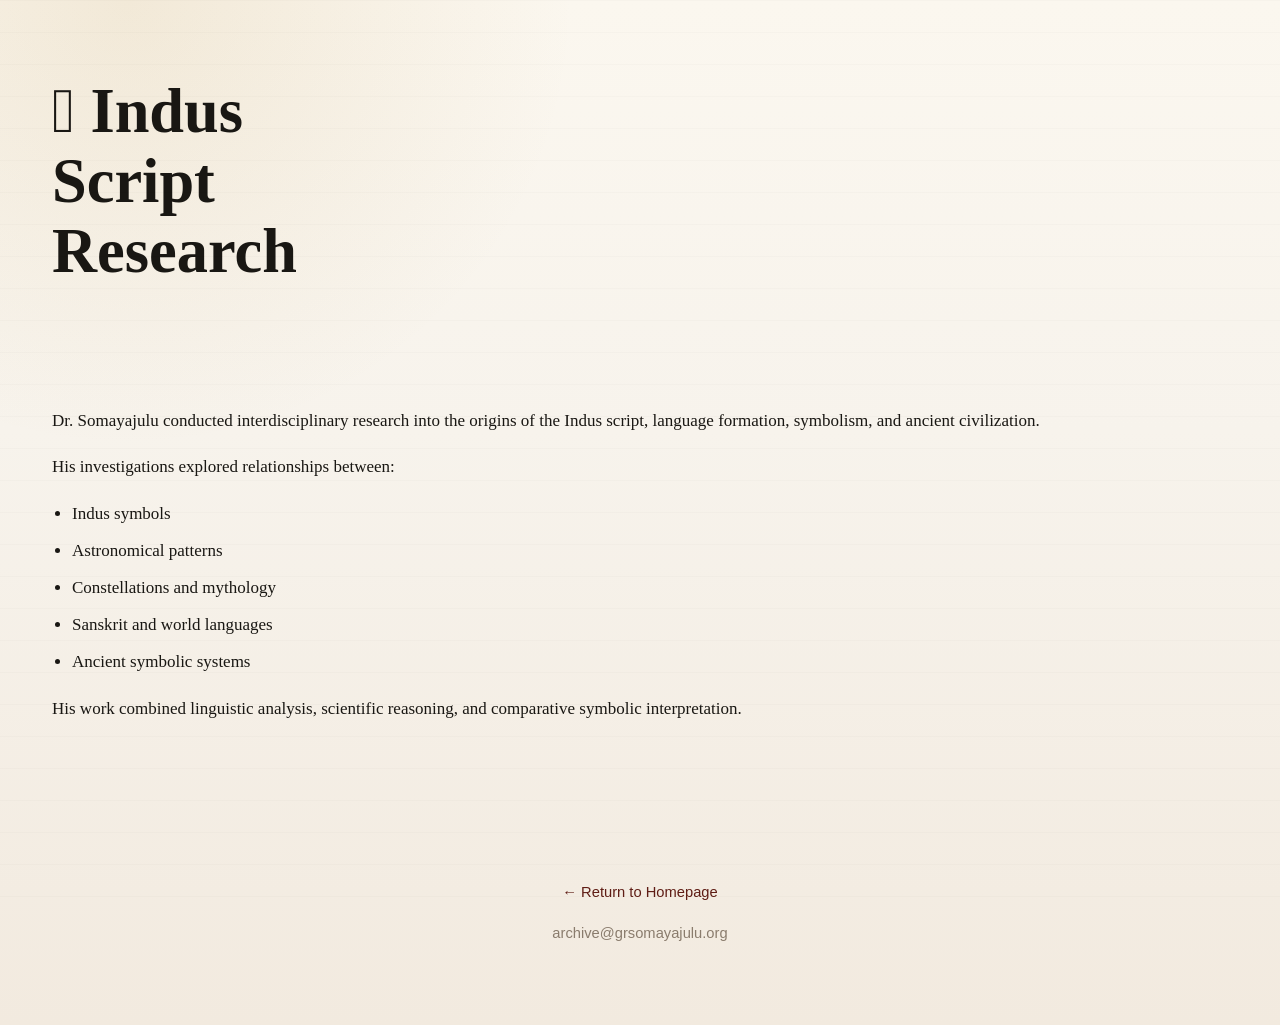
<file: pages/indus.html>
<!DOCTYPE html>
<html lang="en">
<head>
<meta charset="UTF-8">
<meta name="viewport" content="width=device-width, initial-scale=1.0">
<title>Indus Script Research</title>
<link rel="stylesheet" href="../style.css">
</head>

<body>

<section class="hero">
<h1>𓂀 Indus Script Research</h1>
</section>

<section class="section">

<p>
Dr. Somayajulu conducted interdisciplinary research into the origins of the Indus script, language formation, symbolism, and ancient civilization.
</p>

<p>
His investigations explored relationships between:
</p>

<ul>
<li>Indus symbols</li>
<li>Astronomical patterns</li>
<li>Constellations and mythology</li>
<li>Sanskrit and world languages</li>
<li>Ancient symbolic systems</li>
</ul>

<p>
His work combined linguistic analysis, scientific reasoning, and comparative symbolic interpretation.
</p>

</section>

<footer>
<p><a href="../index.html">← Return to Homepage</a></p>
<p>archive@grsomayajulu.org</p>
</footer>

</body>
</html>
</file>
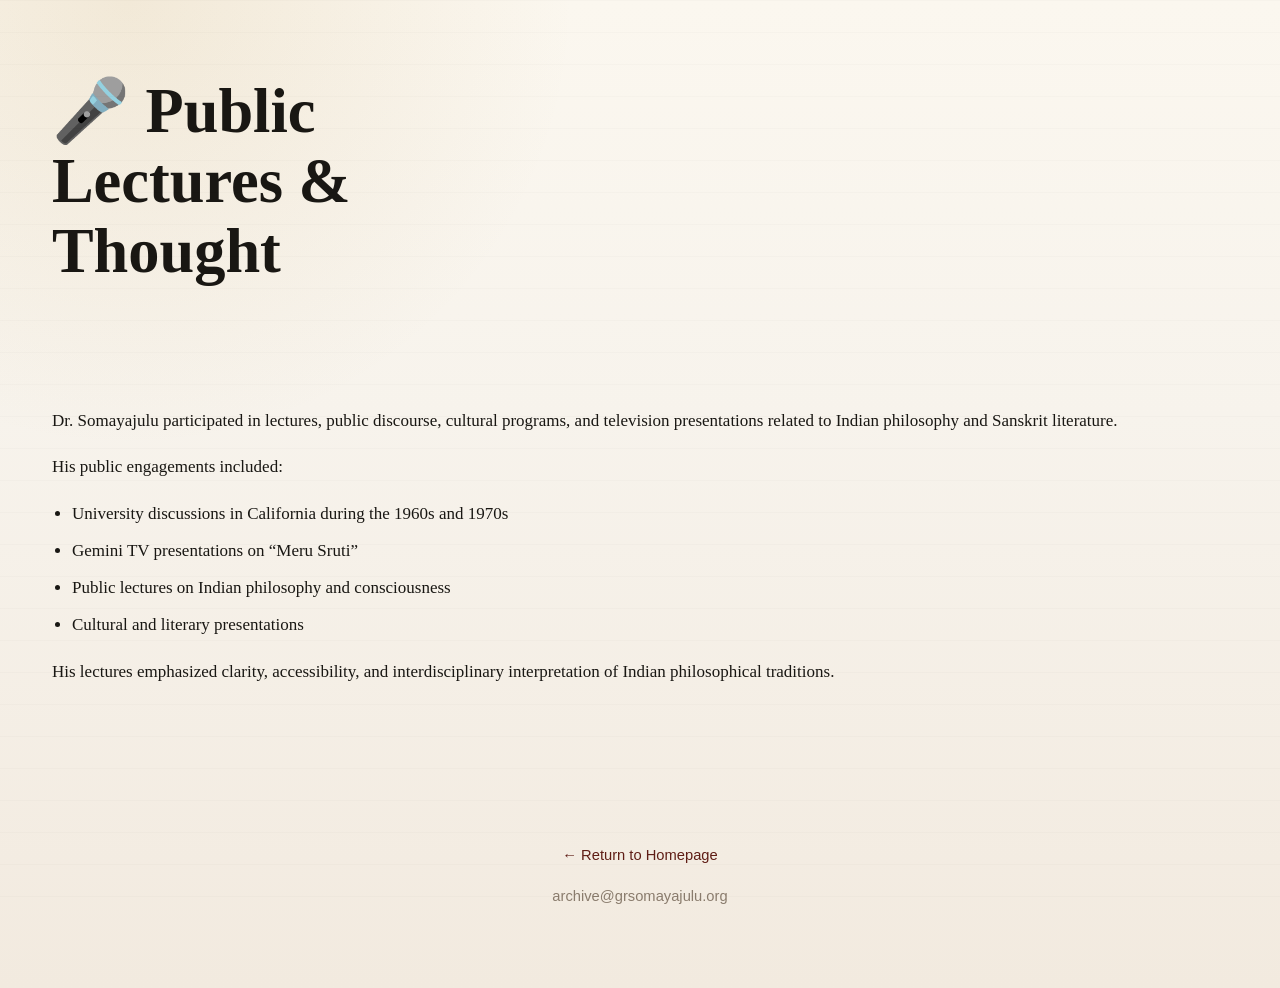
<file: pages/lectures.html>
<!DOCTYPE html>
<html lang="en">
<head>
<meta charset="UTF-8">
<meta name="viewport" content="width=device-width, initial-scale=1.0">
<title>Public Lectures & Thought</title>
<link rel="stylesheet" href="../style.css">
</head>

<body>

<section class="hero">
<h1>🎤 Public Lectures & Thought</h1>
</section>

<section class="section">

<p>
Dr. Somayajulu participated in lectures, public discourse, cultural programs, and television presentations related to Indian philosophy and Sanskrit literature.
</p>

<p>
His public engagements included:
</p>

<ul>
<li>University discussions in California during the 1960s and 1970s</li>
<li>Gemini TV presentations on “Meru Sruti”</li>
<li>Public lectures on Indian philosophy and consciousness</li>
<li>Cultural and literary presentations</li>
</ul>

<p>
His lectures emphasized clarity, accessibility, and interdisciplinary interpretation of Indian philosophical traditions.
</p>

</section>

<footer>
<p><a href="../index.html">← Return to Homepage</a></p>
<p>archive@grsomayajulu.org</p>
</footer>

</body>
</html>
</file>
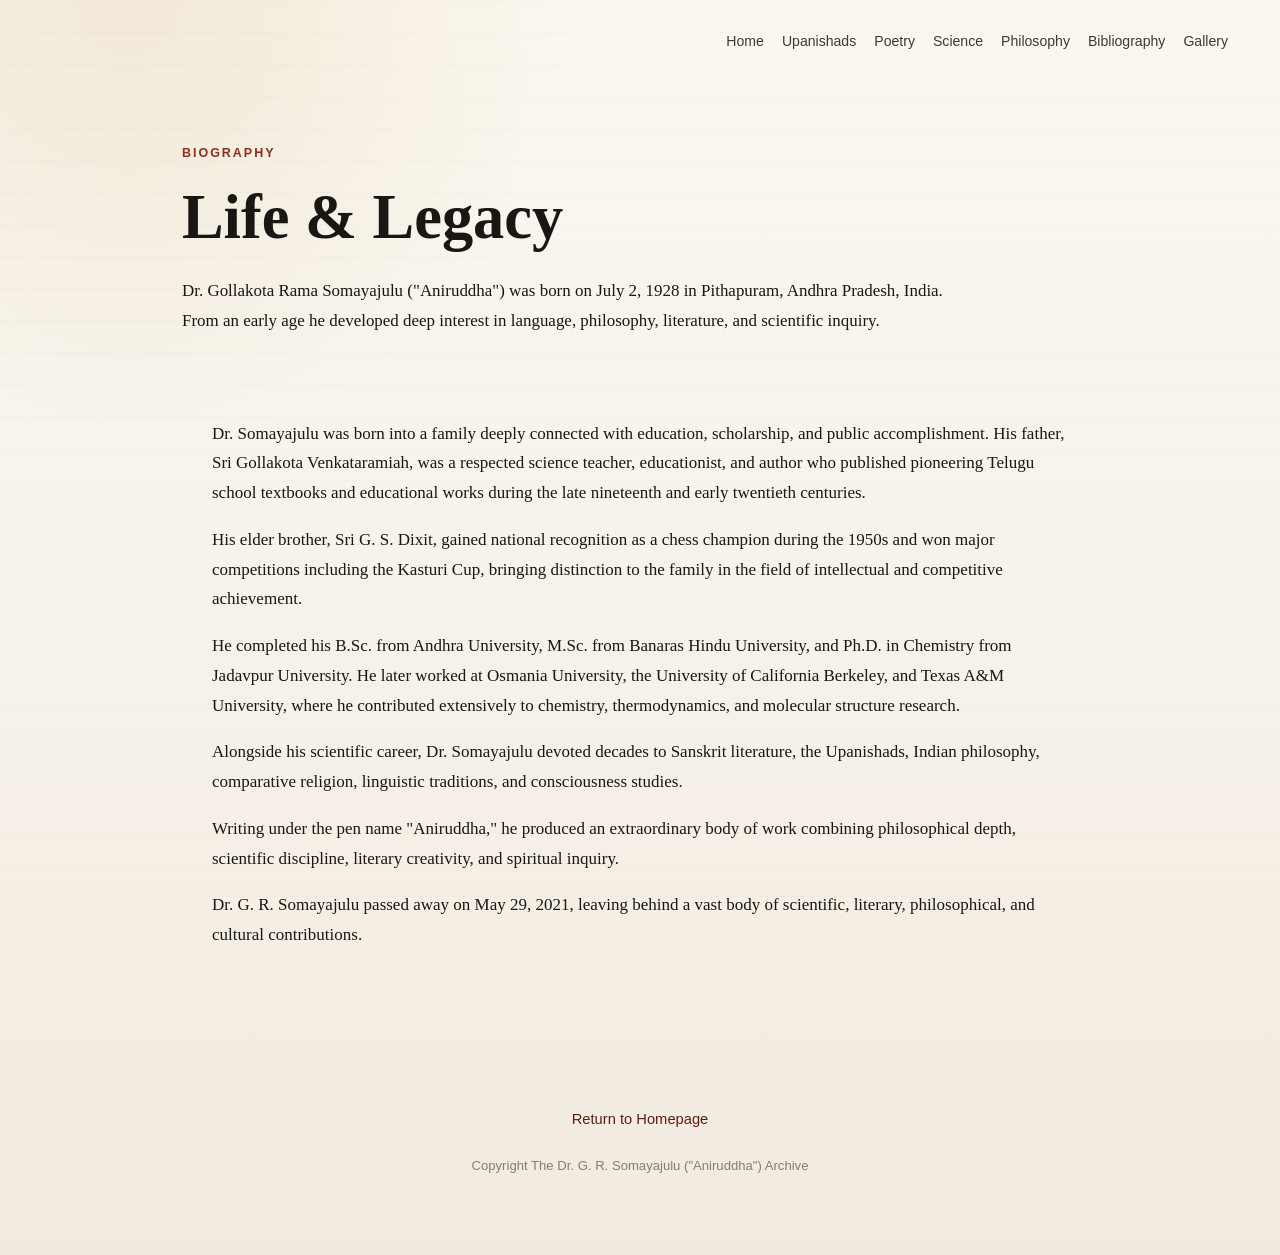
<file: pages/life.html>
<!DOCTYPE html>
<html lang="en">

<head>
  <meta charset="UTF-8">
  <meta name="viewport" content="width=device-width, initial-scale=1.0">

  <title>Life & Legacy | Dr. G. R. Somayajulu</title>

  <link rel="stylesheet" href="../style.css">
</head>

<body>

<nav class="topnav" aria-label="Primary navigation">
  <a href="../index.html">Home</a>
  <a href="upanishads.html">Upanishads</a>
  <a href="poetry.html">Poetry</a>
  <a href="science.html">Science</a>
  <a href="philosophy.html">Philosophy</a>
  <a href="bibliography.html">Bibliography</a>
  <a href="gallery.html">Gallery</a>
</nav>

<section class="hero hero-small">

  <div class="hero-text">
    <p class="eyebrow">Biography</p>

    <h1>Life & Legacy</h1>

    <p class="intro">
      Dr. Gollakota Rama Somayajulu ("Aniruddha") was born on July 2, 1928 in Pithapuram, Andhra Pradesh, India. From an early age he developed deep interest in language, philosophy, literature, and scientific inquiry.
    </p>
  </div>

</section>

<section class="section narrow">

  <p>
    Dr. Somayajulu was born into a family deeply connected with education, scholarship, and public accomplishment. His father, Sri Gollakota Venkataramiah, was a respected science teacher, educationist, and author who published pioneering Telugu school textbooks and educational works during the late nineteenth and early twentieth centuries.
  </p>

  <p>
    His elder brother, Sri G. S. Dixit, gained national recognition as a chess champion during the 1950s and won major competitions including the Kasturi Cup, bringing distinction to the family in the field of intellectual and competitive achievement.
  </p>

  <p>
    He completed his B.Sc. from Andhra University, M.Sc. from Banaras Hindu University, and Ph.D. in Chemistry from Jadavpur University. He later worked at Osmania University, the University of California Berkeley, and Texas A&M University, where he contributed extensively to chemistry, thermodynamics, and molecular structure research.
  </p>

  <p>
    Alongside his scientific career, Dr. Somayajulu devoted decades to Sanskrit literature, the Upanishads, Indian philosophy, comparative religion, linguistic traditions, and consciousness studies.
  </p>

  <p>
    Writing under the pen name "Aniruddha," he produced an extraordinary body of work combining philosophical depth, scientific discipline, literary creativity, and spiritual inquiry.
  </p>

  <p>
    Dr. G. R. Somayajulu passed away on May 29, 2021, leaving behind a vast body of scientific, literary, philosophical, and cultural contributions.
  </p>

</section>

<footer>

  <p>
    <a href="../index.html">Return to Homepage</a>
  </p>

  <p class="copyright">
    Copyright The Dr. G. R. Somayajulu ("Aniruddha") Archive
  </p>

</footer>

</body>
</html>
</file>
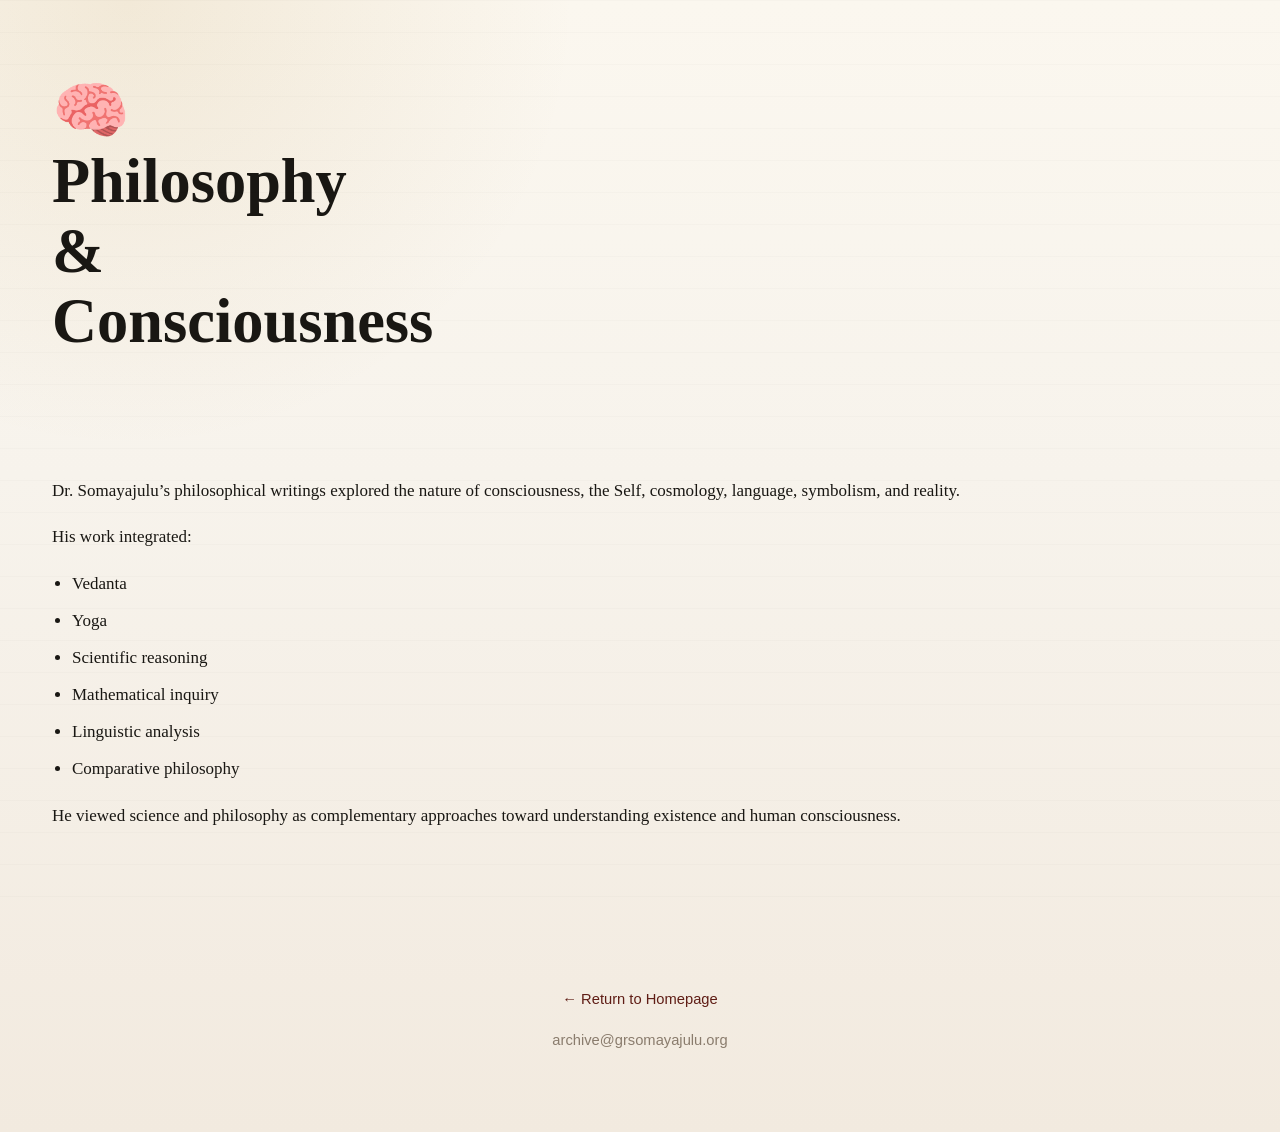
<file: pages/philosophy.html>
<!DOCTYPE html>
<html lang="en">
<head>
<meta charset="UTF-8">
<meta name="viewport" content="width=device-width, initial-scale=1.0">
<title>Philosophy & Consciousness</title>
<link rel="stylesheet" href="../style.css">
</head>

<body>

<section class="hero">
<h1>🧠 Philosophy & Consciousness</h1>
</section>

<section class="section">

<p>
Dr. Somayajulu’s philosophical writings explored the nature of consciousness, the Self, cosmology, language, symbolism, and reality.
</p>

<p>
His work integrated:
</p>

<ul>
<li>Vedanta</li>
<li>Yoga</li>
<li>Scientific reasoning</li>
<li>Mathematical inquiry</li>
<li>Linguistic analysis</li>
<li>Comparative philosophy</li>
</ul>

<p>
He viewed science and philosophy as complementary approaches toward understanding existence and human consciousness.
</p>

</section>

<footer>
<p><a href="../index.html">← Return to Homepage</a></p>
<p>archive@grsomayajulu.org</p>
</footer>

</body>
</html>
</file>
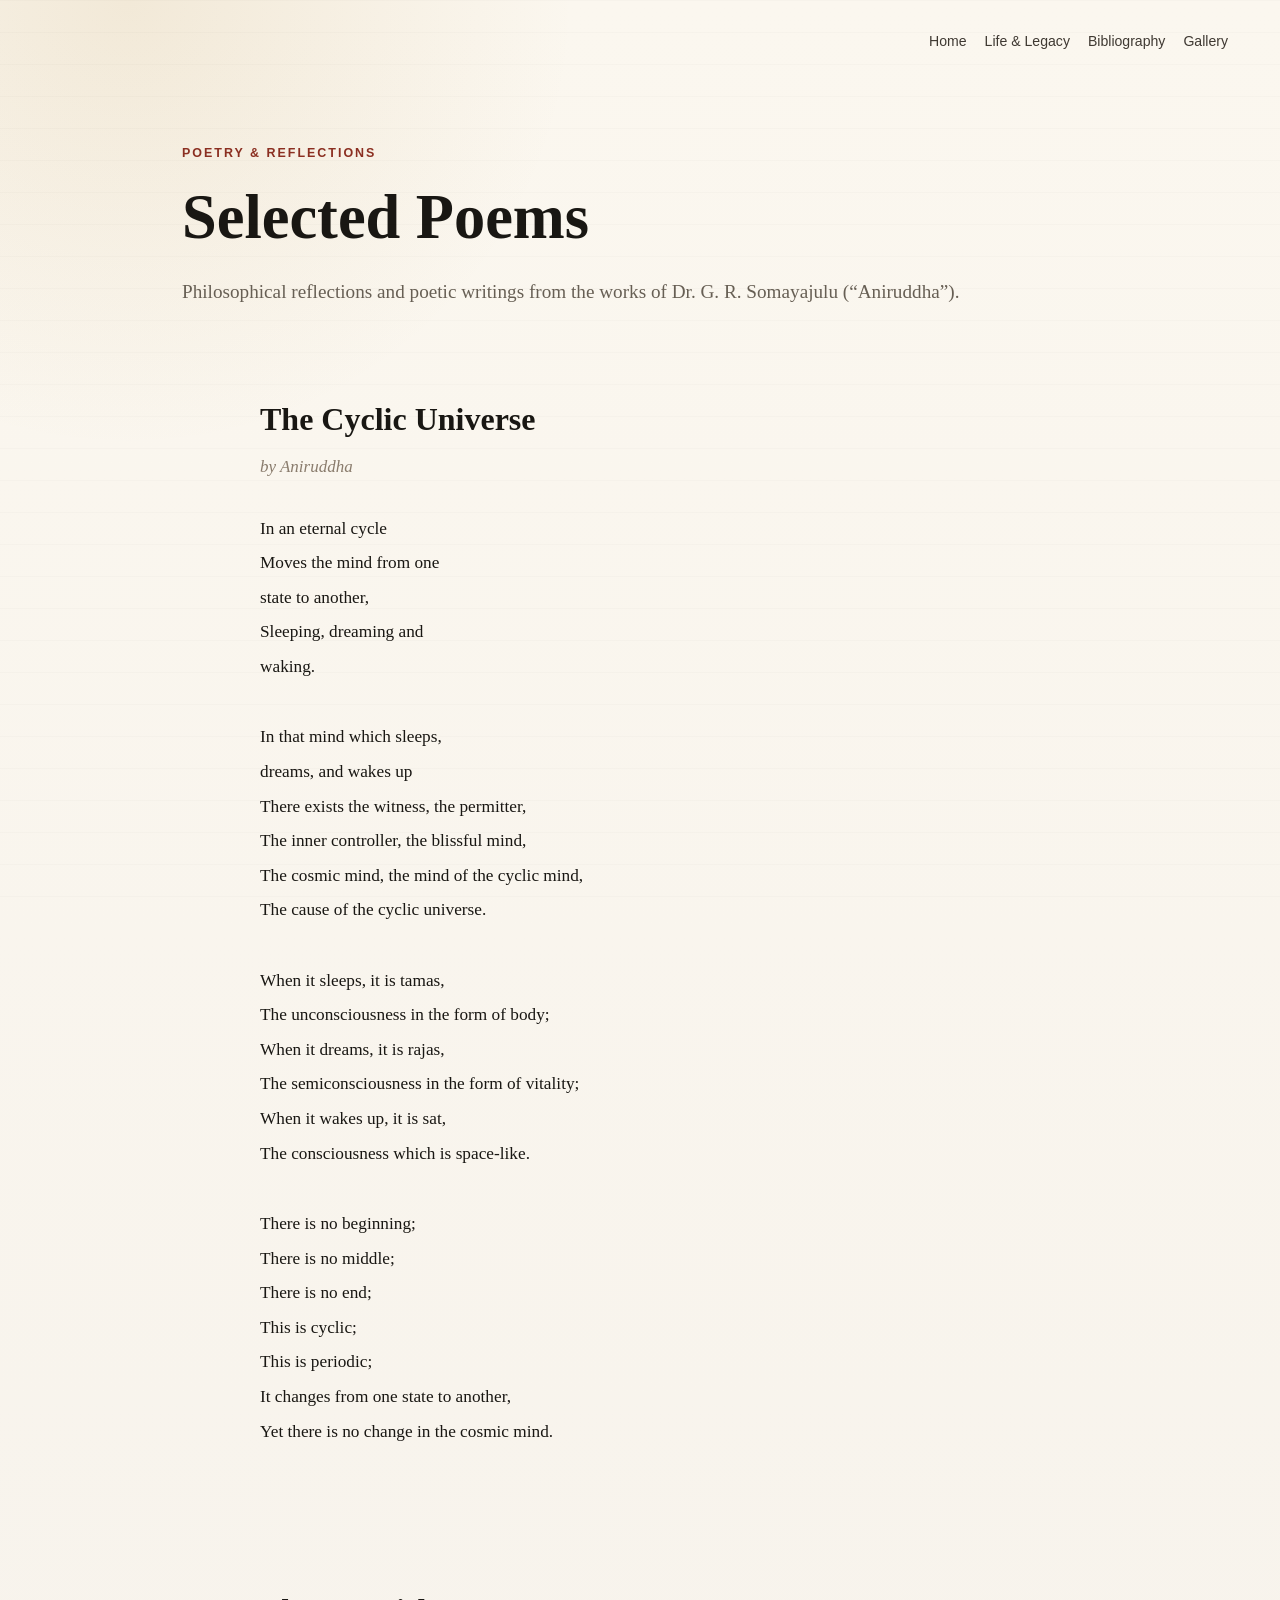
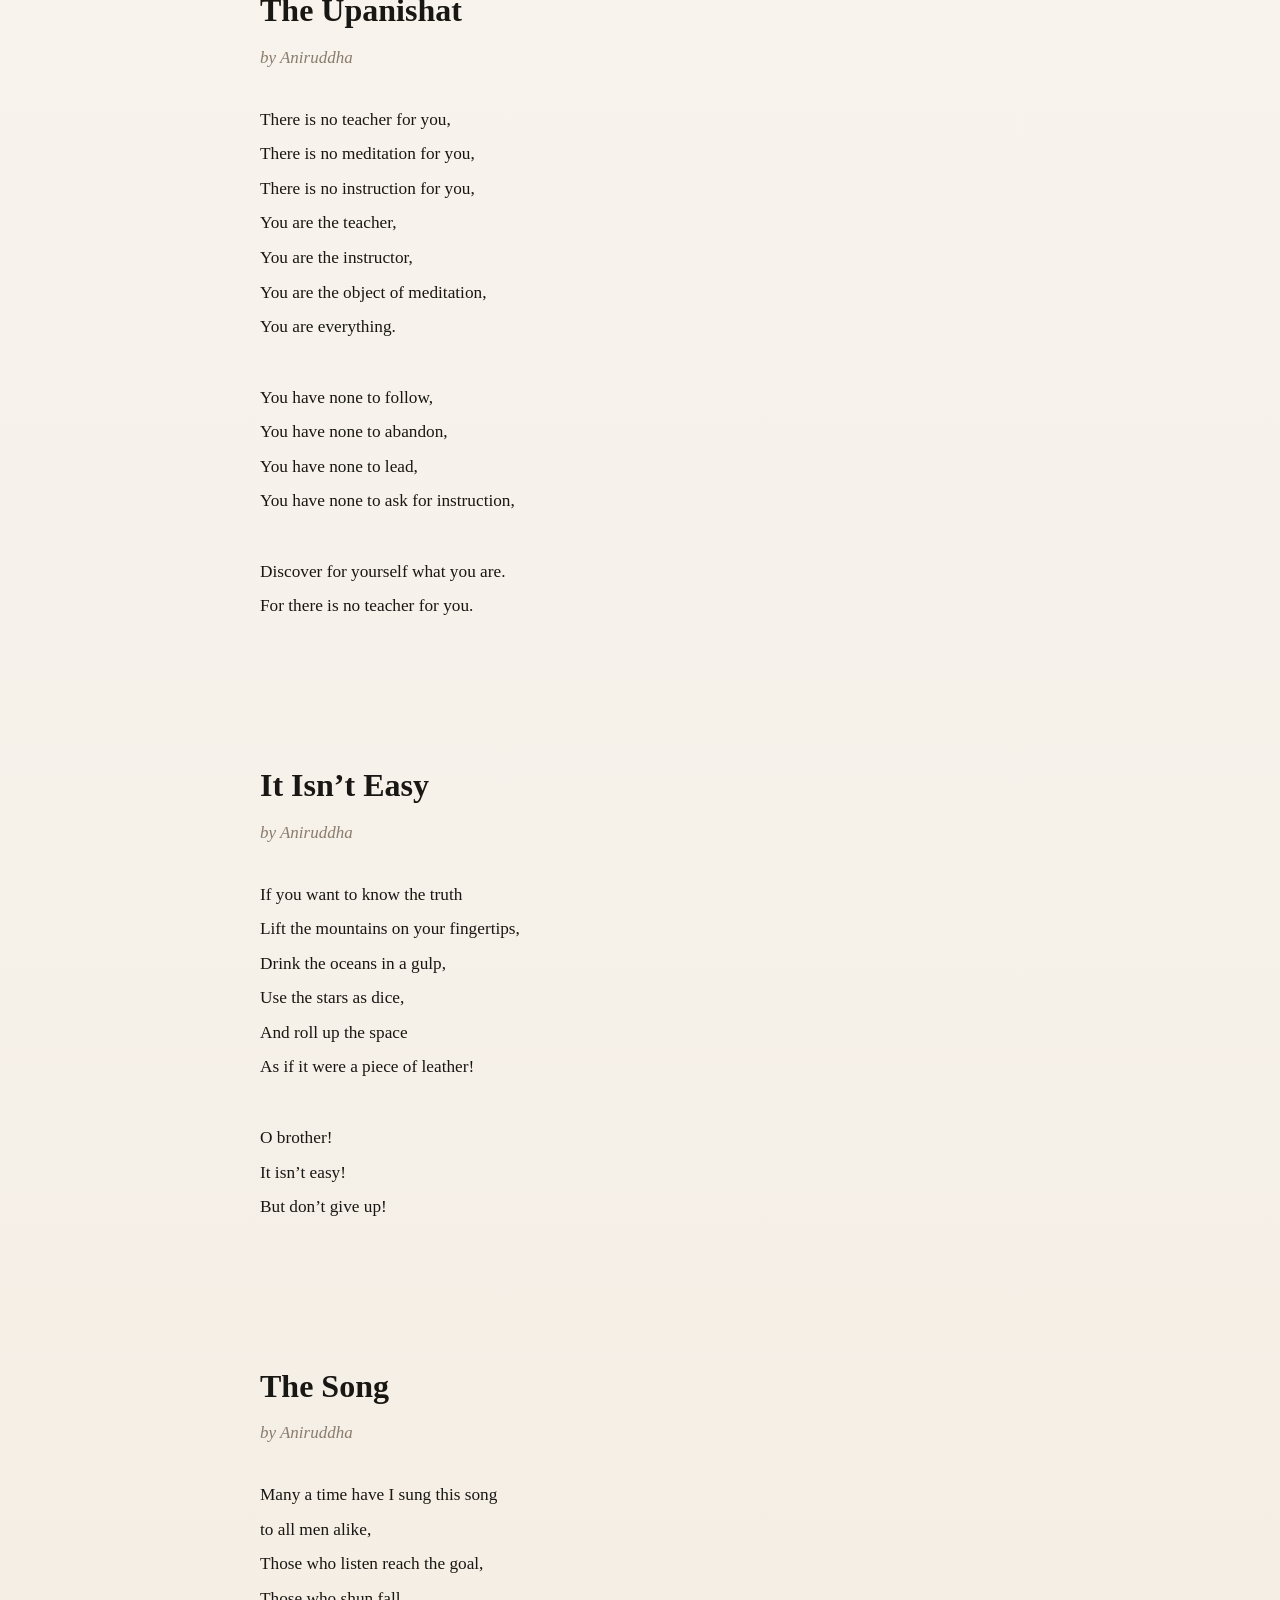
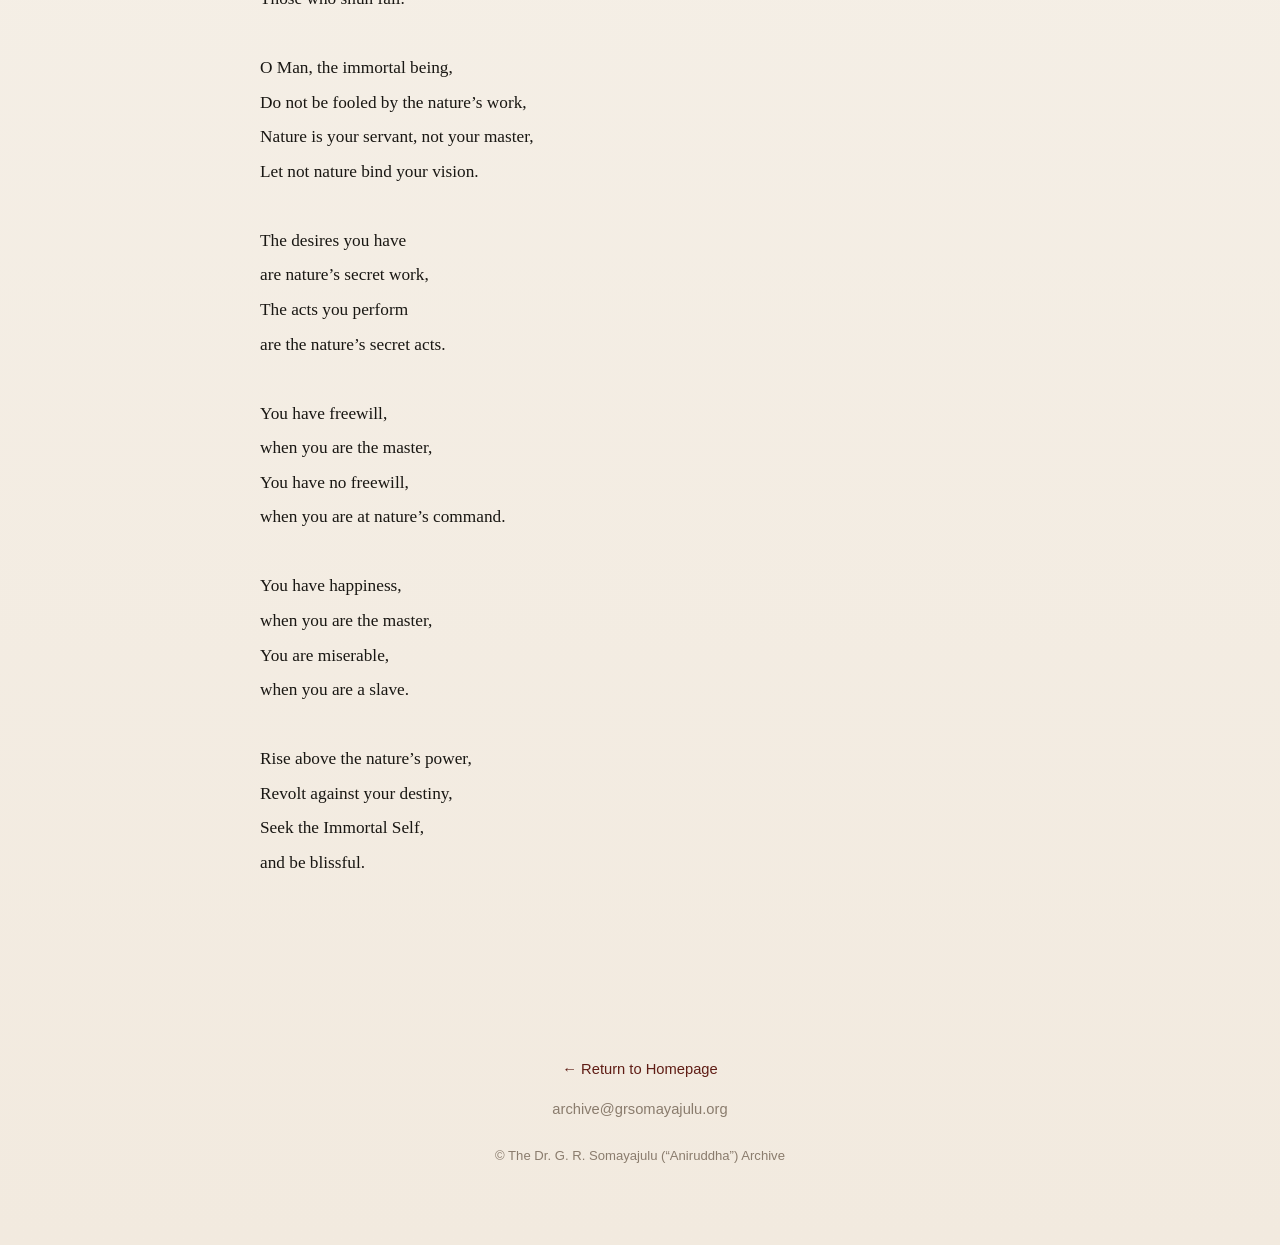
<file: pages/poetry.html>
<!DOCTYPE html>
<html lang="en">

<head>
  <meta charset="UTF-8">
  <meta name="viewport" content="width=device-width, initial-scale=1.0">

  <title>Poetry & Reflections | Dr. G. R. Somayajulu</title>

  <link rel="stylesheet" href="../style.css">
</head>

<body>

<nav class="topnav">
  <a href="../index.html">Home</a>
  <a href="life.html">Life & Legacy</a>
  <a href="bibliography.html">Bibliography</a>
  <a href="gallery.html">Gallery</a>
</nav>

<section class="hero hero-small">

  <div class="hero-text">

    <p class="eyebrow">
      POETRY & REFLECTIONS
    </p>

    <h1>
      Selected Poems
    </h1>

    <p class="subtitle">
      Philosophical reflections and poetic writings from the works of Dr. G. R. Somayajulu (“Aniruddha”).
    </p>

  </div>

</section>

<section class="section narrow">

  <div class="poem">

    <h2>The Cyclic Universe</h2>

    <p class="poem-author">
      by Aniruddha
    </p>

    <div class="poem-text">

      <p>
        In an eternal cycle<br>
        Moves the mind from one<br>
        state to another,<br>
        Sleeping, dreaming and<br>
        waking.
      </p>

      <p>
        In that mind which sleeps,<br>
        dreams, and wakes up<br>
        There exists the witness, the permitter,<br>
        The inner controller, the blissful mind,<br>
        The cosmic mind, the mind of the cyclic mind,<br>
        The cause of the cyclic universe.
      </p>

      <p>
        When it sleeps, it is tamas,<br>
        The unconsciousness in the form of body;<br>
        When it dreams, it is rajas,<br>
        The semiconsciousness in the form of vitality;<br>
        When it wakes up, it is sat,<br>
        The consciousness which is space-like.
      </p>

      <p>
        There is no beginning;<br>
        There is no middle;<br>
        There is no end;<br>
        This is cyclic;<br>
        This is periodic;<br>
        It changes from one state to another,<br>
        Yet there is no change in the cosmic mind.
      </p>

    </div>

  </div>

</section>

<section class="section narrow">

  <div class="poem">

    <h2>The Upanishat</h2>

    <p class="poem-author">
      by Aniruddha
    </p>

    <div class="poem-text">

      <p>
        There is no teacher for you,<br>
        There is no meditation for you,<br>
        There is no instruction for you,<br>
        You are the teacher,<br>
        You are the instructor,<br>
        You are the object of meditation,<br>
        You are everything.
      </p>

      <p>
        You have none to follow,<br>
        You have none to abandon,<br>
        You have none to lead,<br>
        You have none to ask for instruction,
      </p>

      <p>
        Discover for yourself what you are.<br>
        For there is no teacher for you.
      </p>

    </div>

  </div>

</section>

<section class="section narrow">

  <div class="poem">

    <h2>It Isn’t Easy</h2>

    <p class="poem-author">
      by Aniruddha
    </p>

    <div class="poem-text">

      <p>
        If you want to know the truth<br>
        Lift the mountains on your fingertips,<br>
        Drink the oceans in a gulp,<br>
        Use the stars as dice,<br>
        And roll up the space<br>
        As if it were a piece of leather!
      </p>

      <p>
        O brother!<br>
        It isn’t easy!<br>
        But don’t give up!
      </p>

    </div>

  </div>

</section>

<section class="section narrow">

  <div class="poem">

    <h2>The Song</h2>

    <p class="poem-author">
      by Aniruddha
    </p>

    <div class="poem-text">

     <p>
Many a time have I sung this song<br>
to all men alike,<br>
Those who listen reach the goal,<br>
Those who shun fall.<br>
<br>

O Man, the immortal being,<br>
Do not be fooled by the nature’s work,<br>
Nature is your servant, not your master,<br>
Let not nature bind your vision.<br>
<br>

The desires you have<br>
are nature’s secret work,<br>
The acts you perform<br>
are the nature’s secret acts.<br>
<br>

You have freewill,<br>
when you are the master,<br>
You have no freewill,<br>
when you are at nature’s command.<br>
<br>

You have happiness,<br>
when you are the master,<br>
You are miserable,<br>
when you are a slave.<br>
<br>

Rise above the nature’s power,<br>
Revolt against your destiny,<br>
Seek the Immortal Self,<br>
and be blissful.<br>
</p>

    </div>

  </div>

</section>


<footer>

  <p>
    <a href="../index.html">
      ← Return to Homepage
    </a>
  </p>

  <p>
    archive@grsomayajulu.org
  </p>

  <p class="copyright">
    © The Dr. G. R. Somayajulu (“Aniruddha”) Archive
  </p>

</footer>

</body>

</html>
</file>
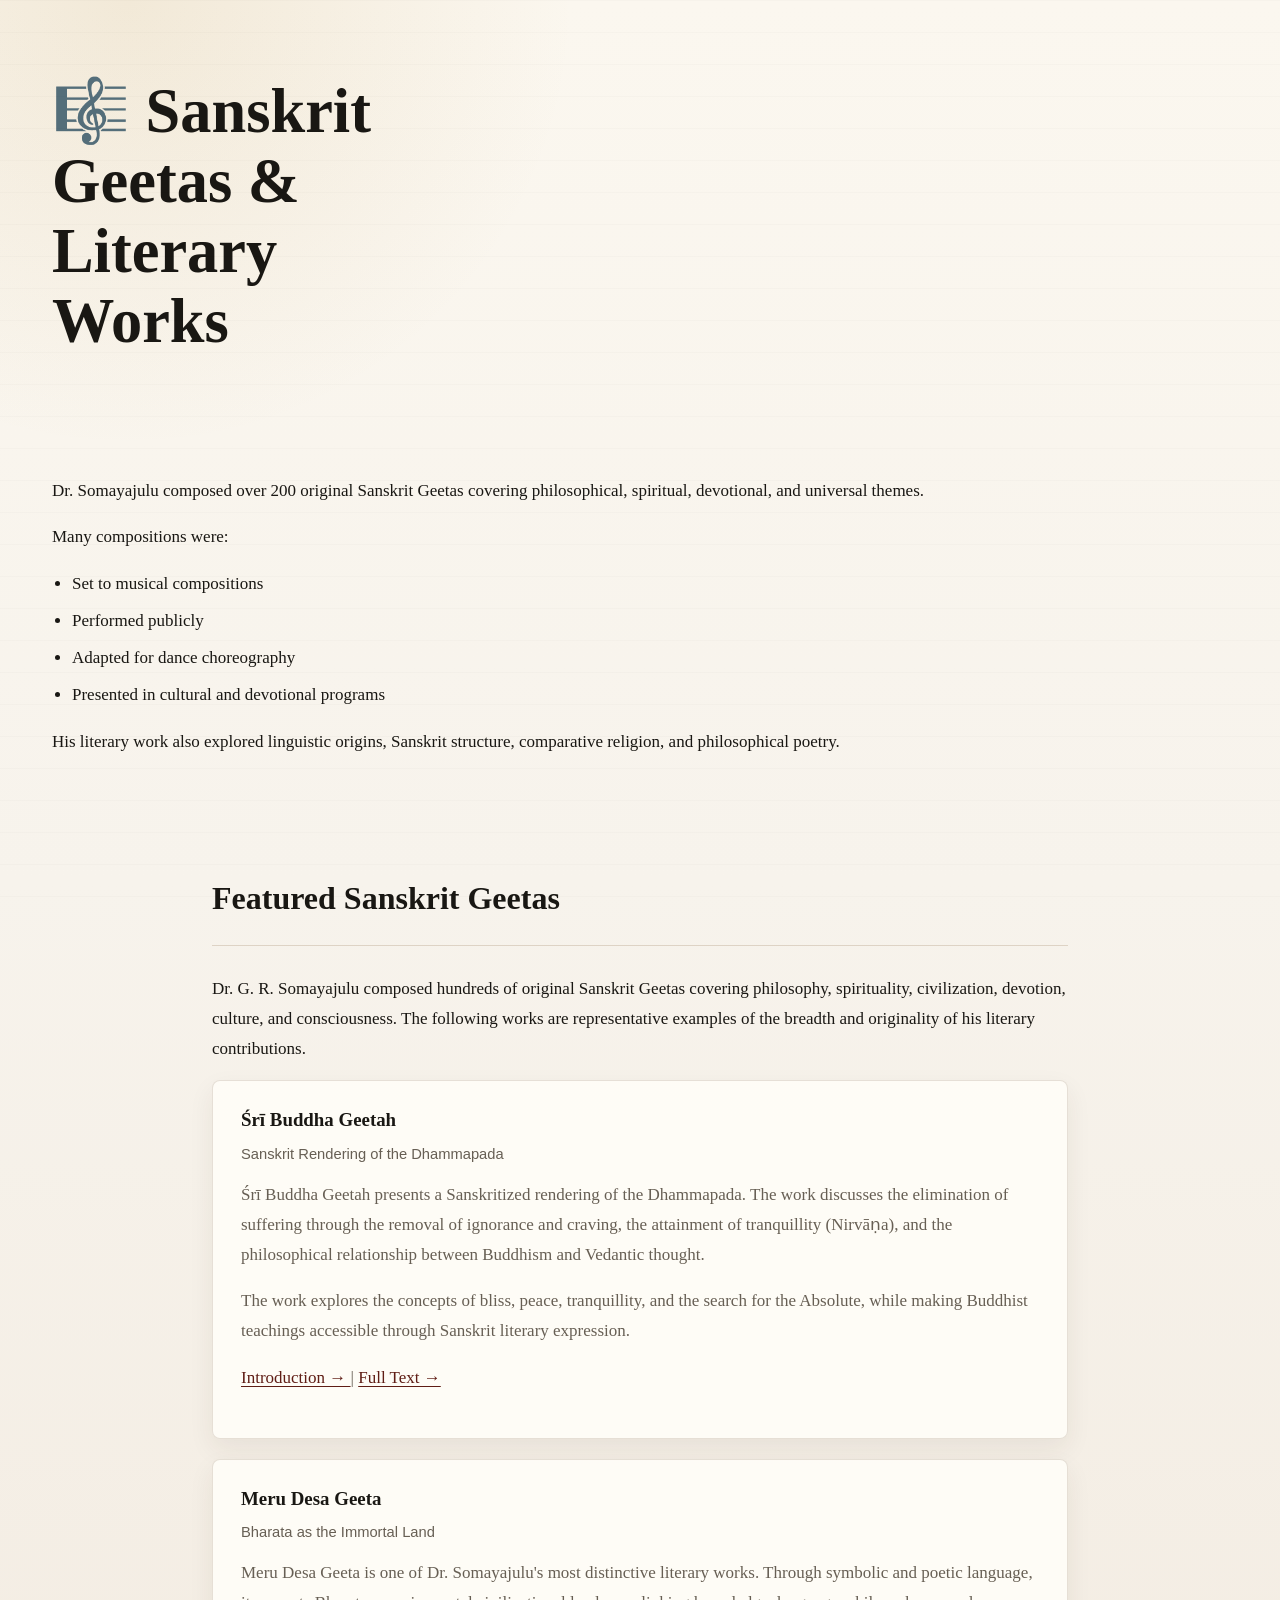
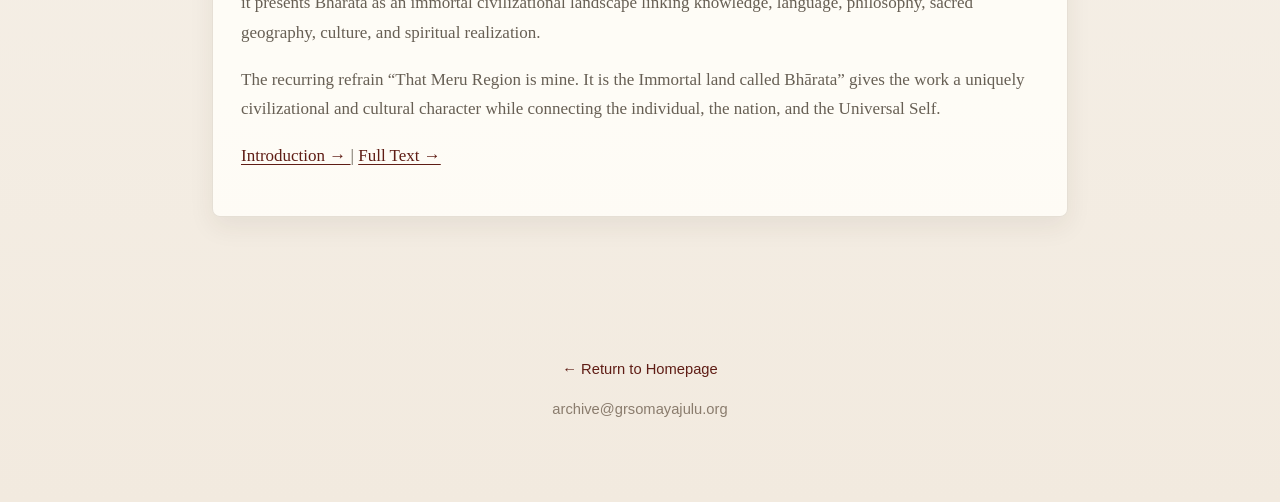
<file: pages/sanskrit.html>
<!DOCTYPE html>
<html lang="en">
<head>
<meta charset="UTF-8">
<meta name="viewport" content="width=device-width, initial-scale=1.0">
<title>Sanskrit Geetas & Literary Works</title>
<link rel="stylesheet" href="../style.css">
</head>

<body>

<section class="hero">
<h1>🎼 Sanskrit Geetas & Literary Works</h1>
</section>

<section class="section">

<p>
Dr. Somayajulu composed over 200 original Sanskrit Geetas covering philosophical, spiritual, devotional, and universal themes.
</p>

<p>
Many compositions were:
</p>

<ul>
<li>Set to musical compositions</li>
<li>Performed publicly</li>
<li>Adapted for dance choreography</li>
<li>Presented in cultural and devotional programs</li>
</ul>

<p>
His literary work also explored linguistic origins, Sanskrit structure, comparative religion, and philosophical poetry.
</p>

</section>
<section class="section narrow">

  <div class="section-header">
    <h2>Featured Sanskrit Geetas</h2>
  </div>

  <p>
    Dr. G. R. Somayajulu composed hundreds of original Sanskrit Geetas covering philosophy, spirituality, civilization, devotion, culture, and consciousness. The following works are representative examples of the breadth and originality of his literary contributions.
  </p>

  <div class="publication-list">

    <div class="publication">

      <h3>Śrī Buddha Geetah</h3>

      <p class="journal">
        Sanskrit Rendering of the Dhammapada
      </p>

      <p>
        Śrī Buddha Geetah presents a Sanskritized rendering of the Dhammapada. The work discusses the elimination of suffering through the removal of ignorance and craving, the attainment of tranquillity (Nirvāṇa), and the philosophical relationship between Buddhism and Vedantic thought.
      </p>

      <p>
        The work explores the concepts of bliss, peace, tranquillity, and the search for the Absolute, while making Buddhist teachings accessible through Sanskrit literary expression.
      </p>

      <p>
        <a href="../pdfs/BuddhaGeetaIntro-n.pdf" target="_blank">
          Introduction →
        </a>
        |
        <a href="../pdfs/BudhaGeetaChap1.pdf" target="_blank">
          Full Text →
        </a>
      </p>

    </div>

   
    <div class="publication">

      <h3>Meru Desa Geeta</h3>

      <p class="journal">
        Bharata as the Immortal Land
      </p>

      <p>
        Meru Desa Geeta is one of Dr. Somayajulu's most distinctive literary works. Through symbolic and poetic language, it presents Bharata as an immortal civilizational landscape linking knowledge, language, philosophy, sacred geography, culture, and spiritual realization.
      </p>

      <p>
        The recurring refrain “That Meru Region is mine. It is the Immortal land called Bhārata” gives the work a uniquely civilizational and cultural character while connecting the individual, the nation, and the Universal Self.
      </p>

      <p>
        <a href="../pdfs/MeruDesaIntro-n.pdf" target="_blank">
          Introduction →
        </a>
        |
        <a href="../pdfs/MeruDesaGeeta.pdf" target="_blank">
          Full Text →
        </a>
      </p>

    </div>

  </div>

</section>
<footer>
<p><a href="../index.html">← Return to Homepage</a></p>
<p>archive@grsomayajulu.org</p>
</footer>

</body>
</html>
</file>
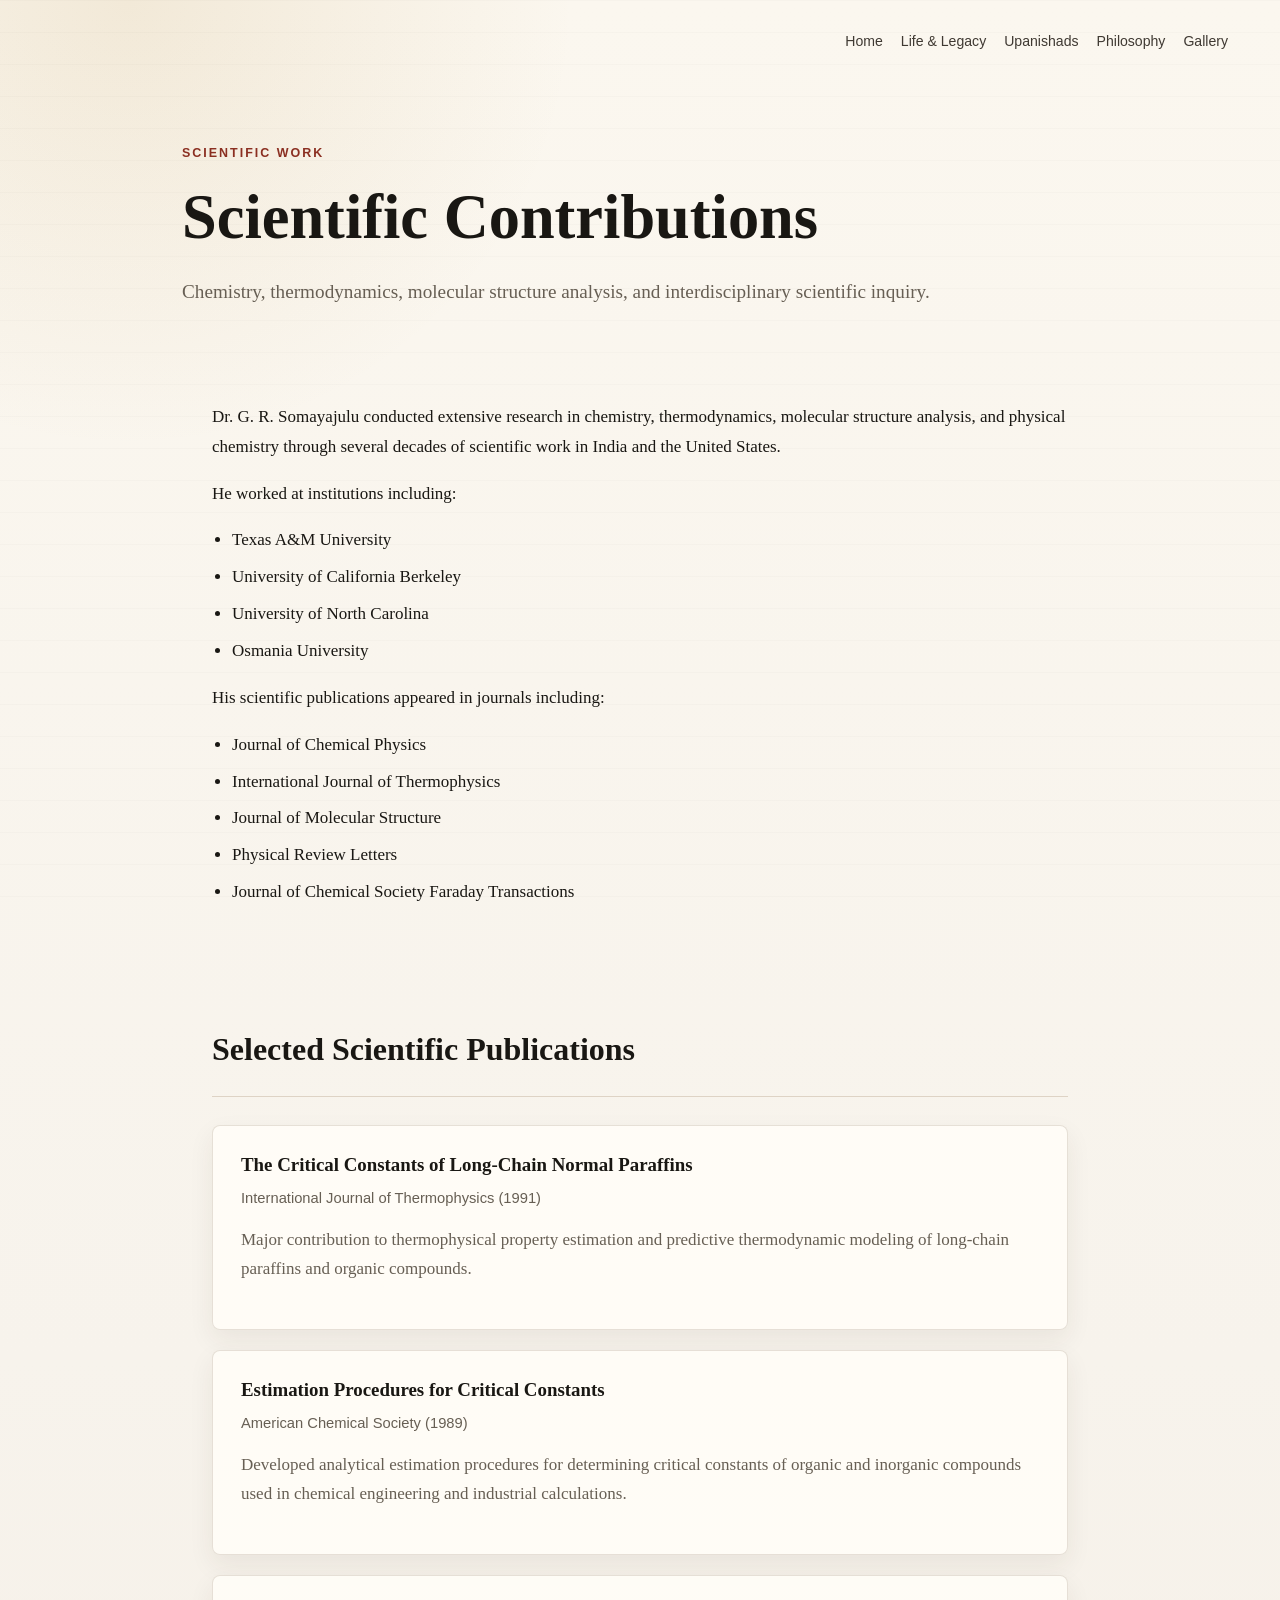
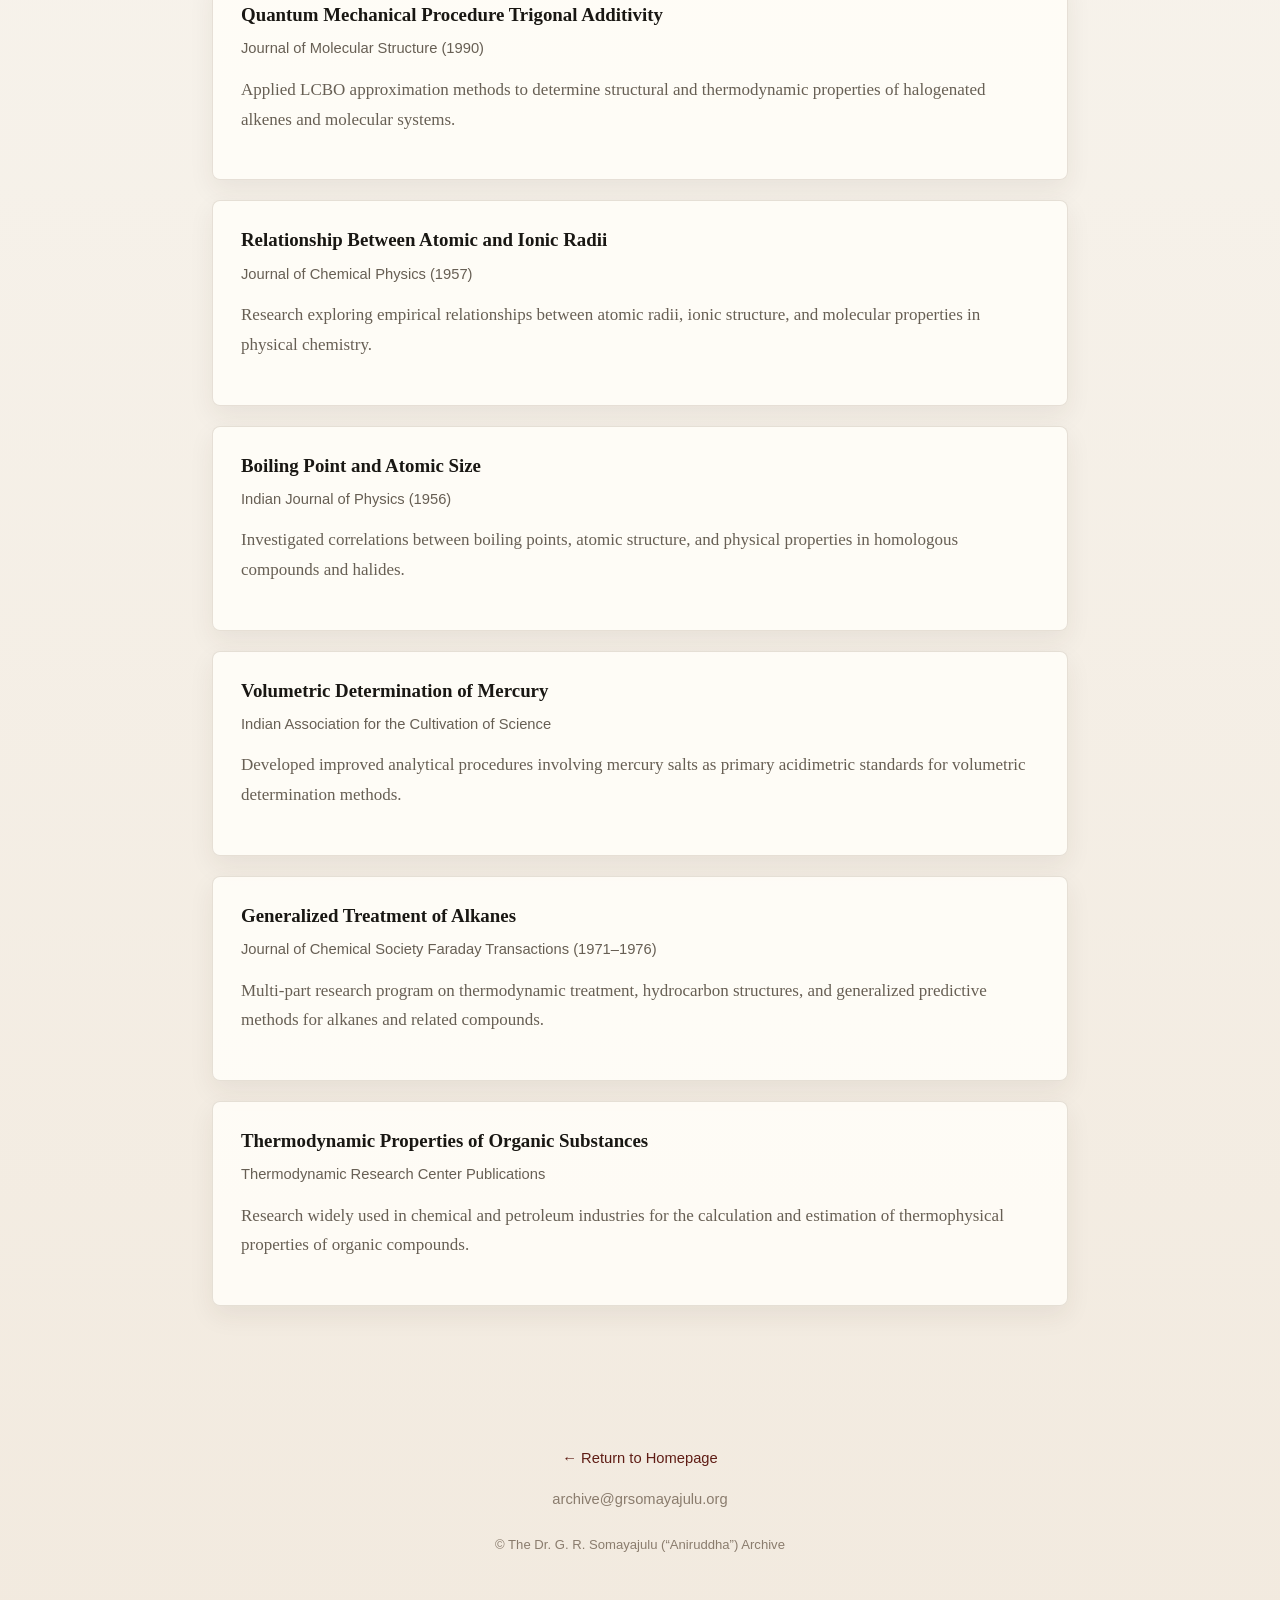
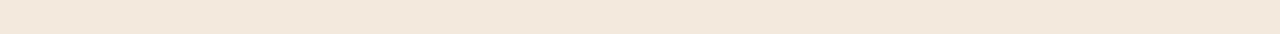
<file: pages/science.html>
<!DOCTYPE html>
<html lang="en">

<head>
  <meta charset="UTF-8">
  <meta name="viewport" content="width=device-width, initial-scale=1.0">

  <title>Scientific Contributions | Dr. G. R. Somayajulu</title>

  <link rel="stylesheet" href="../style.css">
</head>

<body>

<nav class="topnav">
  <a href="../index.html">Home</a>
  <a href="life.html">Life & Legacy</a>
  <a href="upanishads.html">Upanishads</a>
  <a href="philosophy.html">Philosophy</a>
  <a href="gallery.html">Gallery</a>
</nav>

<section class="hero hero-small">

  <div class="hero-text">

    <p class="eyebrow">
      SCIENTIFIC WORK
    </p>

    <h1>
      Scientific Contributions
    </h1>

    <p class="subtitle">
      Chemistry, thermodynamics, molecular structure analysis, and interdisciplinary scientific inquiry.
    </p>

  </div>

</section>

<section class="section narrow">

  <p>
    Dr. G. R. Somayajulu conducted extensive research in chemistry, thermodynamics, molecular structure analysis, and physical chemistry through several decades of scientific work in India and the United States.
  </p>

  <p>
    He worked at institutions including:
  </p>

  <ul>
    <li>Texas A&amp;M University</li>
    <li>University of California Berkeley</li>
    <li>University of North Carolina</li>
    <li>Osmania University</li>
  </ul>

  <p>
    His scientific publications appeared in journals including:
  </p>

  <ul>
    <li>Journal of Chemical Physics</li>
    <li>International Journal of Thermophysics</li>
    <li>Journal of Molecular Structure</li>
    <li>Physical Review Letters</li>
    <li>Journal of Chemical Society Faraday Transactions</li>
  </ul>

</section>

<section class="section narrow">

  <div class="section-header">
    <h2>Selected Scientific Publications</h2>
  </div>

  <div class="publication-list">

    <div class="publication">

      <h3>
        The Critical Constants of Long-Chain Normal Paraffins
      </h3>

      <p class="journal">
        International Journal of Thermophysics (1991)
      </p>

      <p>
        Major contribution to thermophysical property estimation and predictive thermodynamic modeling of long-chain paraffins and organic compounds.
      </p>

    </div>

    <div class="publication">

      <h3>
        Estimation Procedures for Critical Constants
      </h3>

      <p class="journal">
        American Chemical Society (1989)
      </p>

      <p>
        Developed analytical estimation procedures for determining critical constants of organic and inorganic compounds used in chemical engineering and industrial calculations.
      </p>

    </div>

    <div class="publication">

      <h3>
        Quantum Mechanical Procedure Trigonal Additivity
      </h3>

      <p class="journal">
        Journal of Molecular Structure (1990)
      </p>

      <p>
        Applied LCBO approximation methods to determine structural and thermodynamic properties of halogenated alkenes and molecular systems.
      </p>

    </div>

    <div class="publication">

      <h3>
        Relationship Between Atomic and Ionic Radii
      </h3>

      <p class="journal">
        Journal of Chemical Physics (1957)
      </p>

      <p>
        Research exploring empirical relationships between atomic radii, ionic structure, and molecular properties in physical chemistry.
      </p>

    </div>

    <div class="publication">

      <h3>
        Boiling Point and Atomic Size
      </h3>

      <p class="journal">
        Indian Journal of Physics (1956)
      </p>

      <p>
        Investigated correlations between boiling points, atomic structure, and physical properties in homologous compounds and halides.
      </p>

    </div>

    <div class="publication">

      <h3>
        Volumetric Determination of Mercury
      </h3>

      <p class="journal">
        Indian Association for the Cultivation of Science
      </p>

      <p>
        Developed improved analytical procedures involving mercury salts as primary acidimetric standards for volumetric determination methods.
      </p>

    </div>

    <div class="publication">

      <h3>
        Generalized Treatment of Alkanes
      </h3>

      <p class="journal">
        Journal of Chemical Society Faraday Transactions (1971–1976)
      </p>

      <p>
        Multi-part research program on thermodynamic treatment, hydrocarbon structures, and generalized predictive methods for alkanes and related compounds.
      </p>

    </div>

    <div class="publication">

      <h3>
        Thermodynamic Properties of Organic Substances
      </h3>

      <p class="journal">
        Thermodynamic Research Center Publications
      </p>

      <p>
        Research widely used in chemical and petroleum industries for the calculation and estimation of thermophysical properties of organic compounds.
      </p>

    </div>

  </div>

</section>

<footer>

  <p>
    <a href="../index.html">
      ← Return to Homepage
    </a>
  </p>

  <p>
    archive@grsomayajulu.org
  </p>

  <p class="copyright">
    © The Dr. G. R. Somayajulu (“Aniruddha”) Archive
  </p>

</footer>

</body>

</html>
</file>
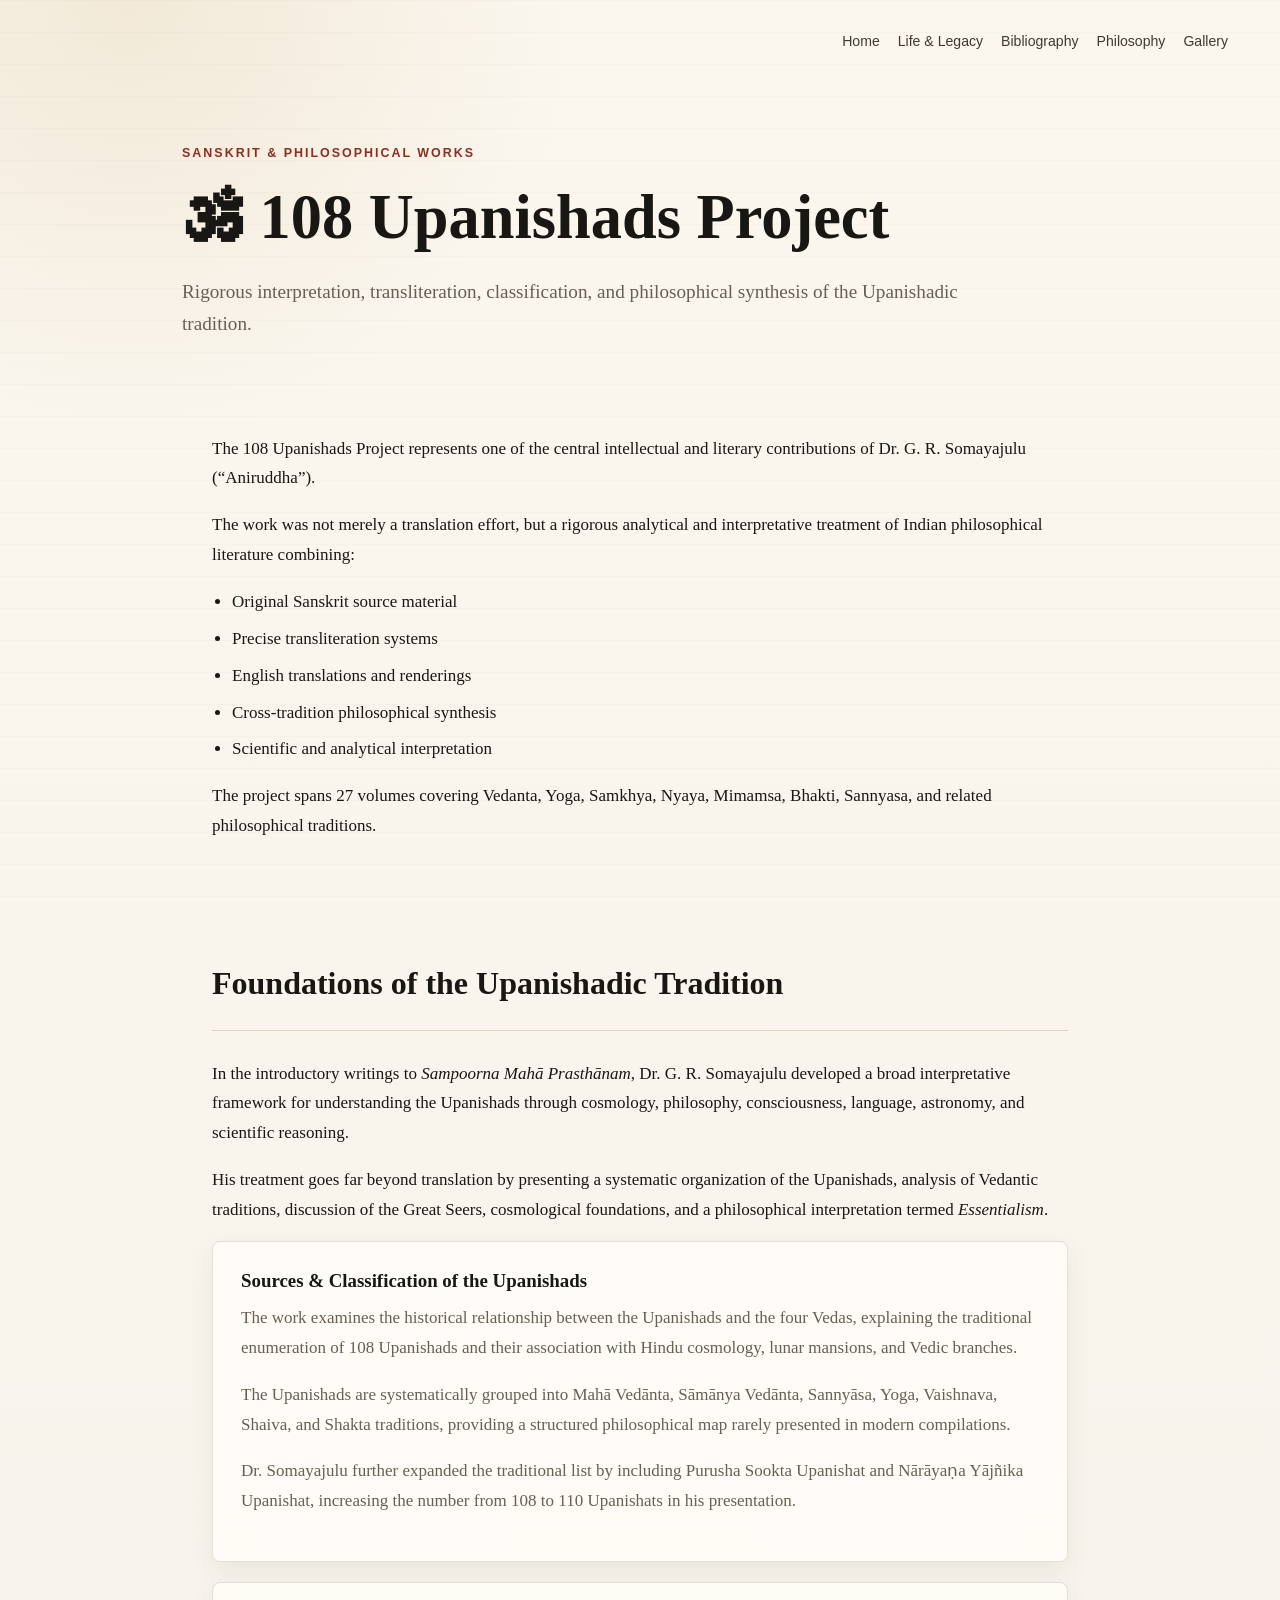
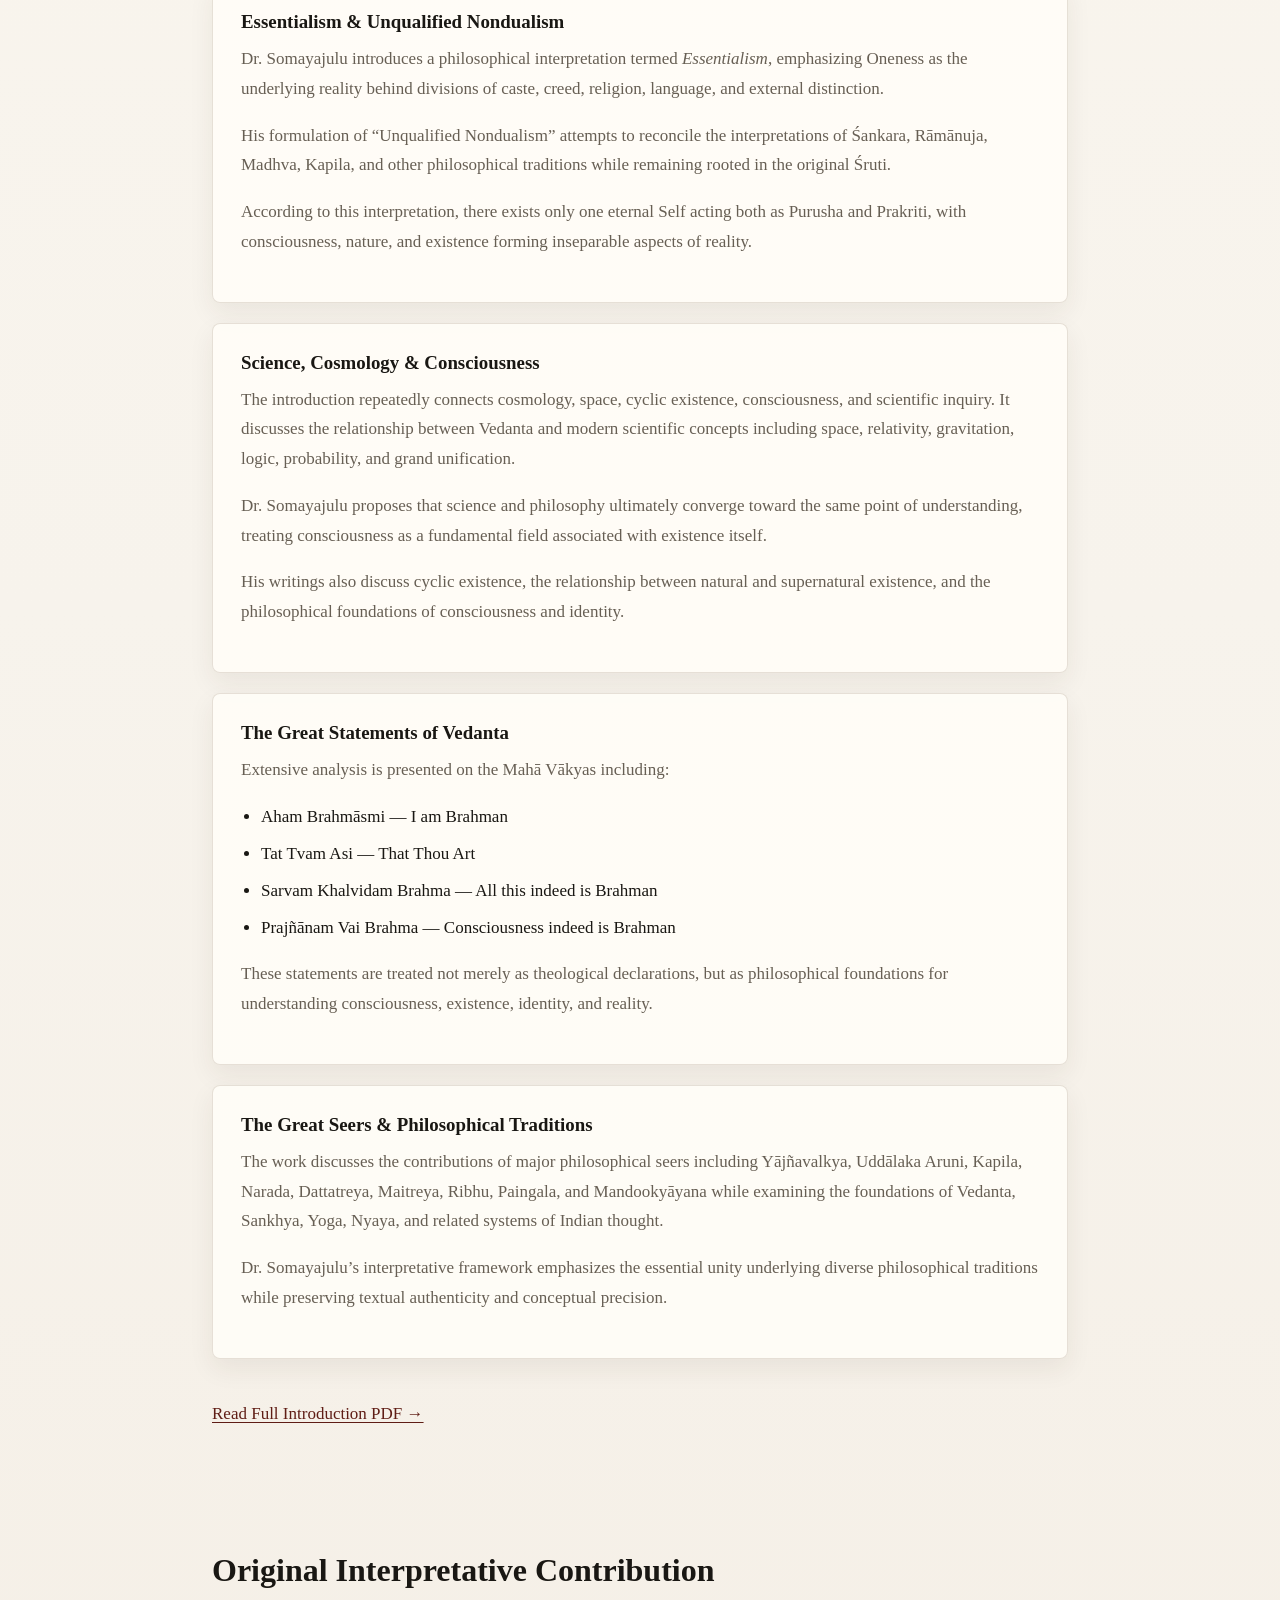
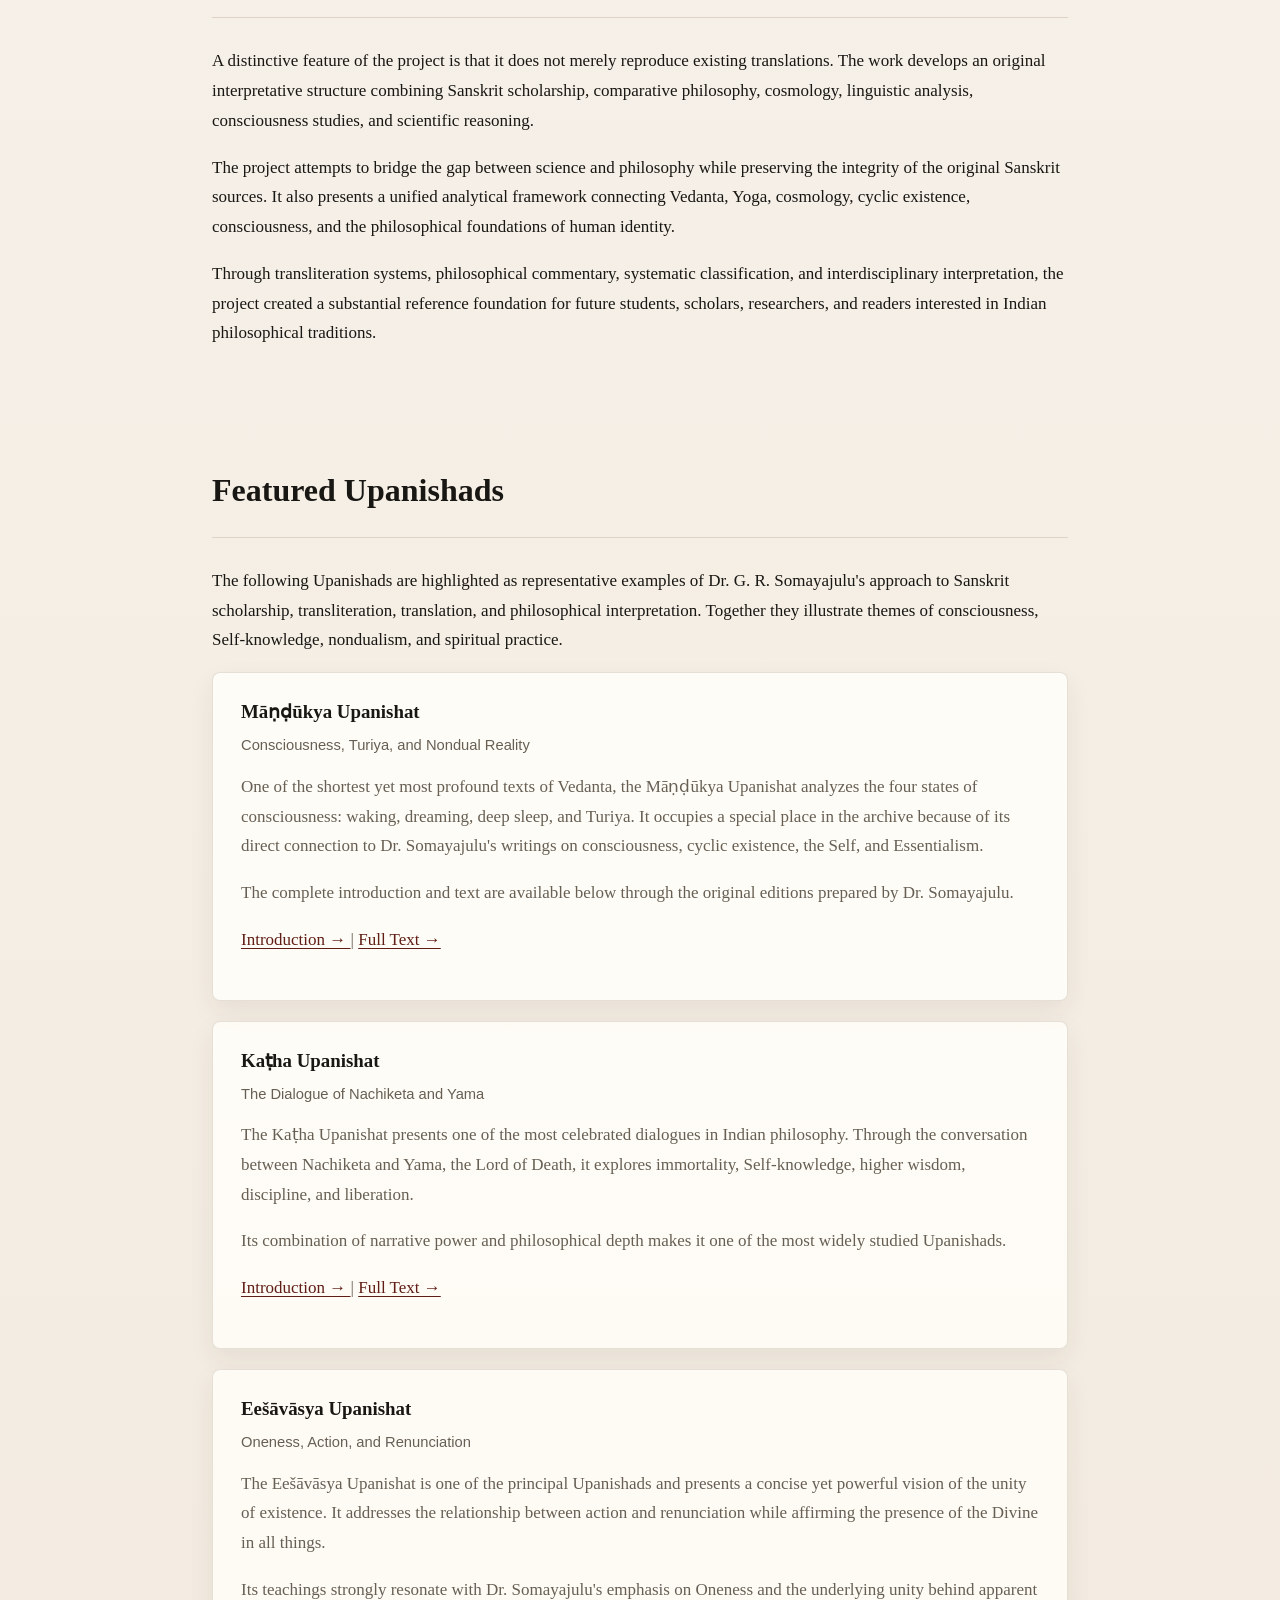
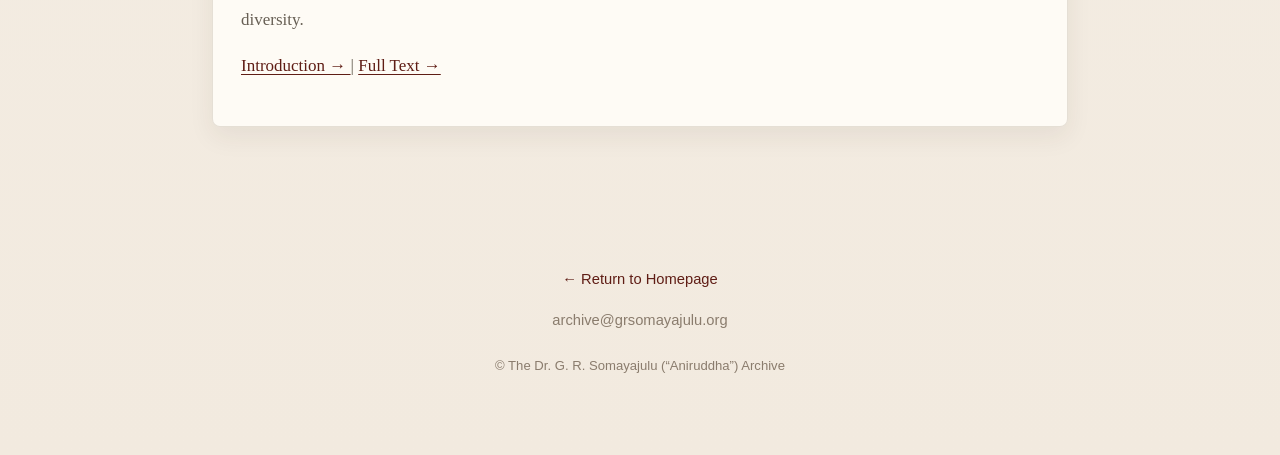
<file: pages/upanishads.html>
<!DOCTYPE html>
<html lang="en">

<head>

<meta charset="UTF-8">
<meta name="viewport" content="width=device-width, initial-scale=1.0">

<title>108 Upanishads Project</title>

<link rel="stylesheet" href="../style.css">

</head>

<body>

<nav class="topnav">
  <a href="../index.html">Home</a>
  <a href="life.html">Life & Legacy</a>
  <a href="bibliography.html">Bibliography</a>
  <a href="philosophy.html">Philosophy</a>
  <a href="gallery.html">Gallery</a>
</nav>

<section class="hero hero-small">

  <div class="hero-text">

    <p class="eyebrow">
      SANSKRIT & PHILOSOPHICAL WORKS
    </p>

    <h1>
      🕉 108 Upanishads Project
    </h1>

    <p class="subtitle">
      Rigorous interpretation, transliteration, classification, and philosophical synthesis of the Upanishadic tradition.
    </p>

  </div>

</section>

<section class="section narrow">

  <p>
    The 108 Upanishads Project represents one of the central intellectual and literary contributions of Dr. G. R. Somayajulu (“Aniruddha”).
  </p>

  <p>
    The work was not merely a translation effort, but a rigorous analytical and interpretative treatment of Indian philosophical literature combining:
  </p>

  <ul>
    <li>Original Sanskrit source material</li>
    <li>Precise transliteration systems</li>
    <li>English translations and renderings</li>
    <li>Cross-tradition philosophical synthesis</li>
    <li>Scientific and analytical interpretation</li>
  </ul>

  <p>
    The project spans 27 volumes covering Vedanta, Yoga, Samkhya, Nyaya, Mimamsa, Bhakti, Sannyasa, and related philosophical traditions.
  </p>

</section>

<section class="section narrow">

  <div class="section-header">
    <h2>Foundations of the Upanishadic Tradition</h2>
  </div>

  <p>
    In the introductory writings to <em>Sampoorna Mahā Prasthānam</em>, Dr. G. R. Somayajulu developed a broad interpretative framework for understanding the Upanishads through cosmology, philosophy, consciousness, language, astronomy, and scientific reasoning.
  </p>

  <p>
    His treatment goes far beyond translation by presenting a systematic organization of the Upanishads, analysis of Vedantic traditions, discussion of the Great Seers, cosmological foundations, and a philosophical interpretation termed <em>Essentialism</em>.
  </p>

  <div class="publication-list">

    <div class="publication">

      <h3>
        Sources & Classification of the Upanishads
      </h3>

      <p>
        The work examines the historical relationship between the Upanishads and the four Vedas, explaining the traditional enumeration of 108 Upanishads and their association with Hindu cosmology, lunar mansions, and Vedic branches.
      </p>

      <p>
        The Upanishads are systematically grouped into Mahā Vedānta, Sāmānya Vedānta, Sannyāsa, Yoga, Vaishnava, Shaiva, and Shakta traditions, providing a structured philosophical map rarely presented in modern compilations.
      </p>

      <p>
        Dr. Somayajulu further expanded the traditional list by including Purusha Sookta Upanishat and Nārāyaṇa Yājñika Upanishat, increasing the number from 108 to 110 Upanishats in his presentation.
      </p>

    </div>

    <div class="publication">

      <h3>
        Essentialism & Unqualified Nondualism
      </h3>

      <p>
        Dr. Somayajulu introduces a philosophical interpretation termed <em>Essentialism</em>, emphasizing Oneness as the underlying reality behind divisions of caste, creed, religion, language, and external distinction.
      </p>

      <p>
        His formulation of “Unqualified Nondualism” attempts to reconcile the interpretations of Śankara, Rāmānuja, Madhva, Kapila, and other philosophical traditions while remaining rooted in the original Śruti.
      </p>

      <p>
        According to this interpretation, there exists only one eternal Self acting both as Purusha and Prakriti, with consciousness, nature, and existence forming inseparable aspects of reality.
      </p>

    </div>

    <div class="publication">

      <h3>
        Science, Cosmology & Consciousness
      </h3>

      <p>
        The introduction repeatedly connects cosmology, space, cyclic existence, consciousness, and scientific inquiry. It discusses the relationship between Vedanta and modern scientific concepts including space, relativity, gravitation, logic, probability, and grand unification.
      </p>

      <p>
        Dr. Somayajulu proposes that science and philosophy ultimately converge toward the same point of understanding, treating consciousness as a fundamental field associated with existence itself.
      </p>

      <p>
        His writings also discuss cyclic existence, the relationship between natural and supernatural existence, and the philosophical foundations of consciousness and identity.
      </p>

    </div>

    <div class="publication">

      <h3>
        The Great Statements of Vedanta
      </h3>

      <p>
        Extensive analysis is presented on the Mahā Vākyas including:
      </p>

      <ul>
        <li>Aham Brahmāsmi — I am Brahman</li>
        <li>Tat Tvam Asi — That Thou Art</li>
        <li>Sarvam Khalvidam Brahma — All this indeed is Brahman</li>
        <li>Prajñānam Vai Brahma — Consciousness indeed is Brahman</li>
      </ul>

      <p>
        These statements are treated not merely as theological declarations, but as philosophical foundations for understanding consciousness, existence, identity, and reality.
      </p>

    </div>

    <div class="publication">

      <h3>
        The Great Seers & Philosophical Traditions
      </h3>

      <p>
        The work discusses the contributions of major philosophical seers including Yājñavalkya, Uddālaka Aruni, Kapila, Narada, Dattatreya, Maitreya, Ribhu, Paingala, and Mandookyāyana while examining the foundations of Vedanta, Sankhya, Yoga, Nyaya, and related systems of Indian thought.
      </p>

      <p>
        Dr. Somayajulu’s interpretative framework emphasizes the essential unity underlying diverse philosophical traditions while preserving textual authenticity and conceptual precision.
      </p>

    </div>

  </div>

  <p style="margin-top:40px;">
    <a href="../pdfs/IntroUpanishatsAniruddha.pdf" target="_blank">
      Read Full Introduction PDF →
    </a>
  </p>

</section>

<section class="section narrow">

  <div class="section-header">
    <h2>Original Interpretative Contribution</h2>
  </div>

  <p>
    A distinctive feature of the project is that it does not merely reproduce existing translations. The work develops an original interpretative structure combining Sanskrit scholarship, comparative philosophy, cosmology, linguistic analysis, consciousness studies, and scientific reasoning.
  </p>

  <p>
    The project attempts to bridge the gap between science and philosophy while preserving the integrity of the original Sanskrit sources. It also presents a unified analytical framework connecting Vedanta, Yoga, cosmology, cyclic existence, consciousness, and the philosophical foundations of human identity.
  </p>

  <p>
    Through transliteration systems, philosophical commentary, systematic classification, and interdisciplinary interpretation, the project created a substantial reference foundation for future students, scholars, researchers, and readers interested in Indian philosophical traditions.
  </p>

</section>
<section class="section narrow">

  <div class="section-header">
    <h2>Featured Upanishads</h2>
  </div>

  <p>
    The following Upanishads are highlighted as representative examples of Dr. G. R. Somayajulu's approach to Sanskrit scholarship, transliteration, translation, and philosophical interpretation. Together they illustrate themes of consciousness, Self-knowledge, nondualism, and spiritual practice.
  </p>

  <div class="publication-list">

    <div class="publication">

      <h3>Māṇḍūkya Upanishat</h3>

      <p class="journal">
        Consciousness, Turiya, and Nondual Reality
      </p>

      <p>
        One of the shortest yet most profound texts of Vedanta, the Māṇḍūkya Upanishat analyzes the four states of consciousness: waking, dreaming, deep sleep, and Turiya. It occupies a special place in the archive because of its direct connection to Dr. Somayajulu's writings on consciousness, cyclic existence, the Self, and Essentialism.
      </p>

      <p>
        The complete introduction and text are available below through the original editions prepared by Dr. Somayajulu.
      </p>

      <p>
        <a href="../pdfs/MandookyaIntro.pdf" target="_blank">
          Introduction →
        </a>
        |
        <a href="../pdfs/MandookyaUpanishat.pdf" target="_blank">
          Full Text →
        </a>
      </p>

    </div>

    <div class="publication">

      <h3>Kaṭha Upanishat</h3>

      <p class="journal">
        The Dialogue of Nachiketa and Yama
      </p>

      <p>
        The Kaṭha Upanishat presents one of the most celebrated dialogues in Indian philosophy. Through the conversation between Nachiketa and Yama, the Lord of Death, it explores immortality, Self-knowledge, higher wisdom, discipline, and liberation.
      </p>

      <p>
        Its combination of narrative power and philosophical depth makes it one of the most widely studied Upanishads.
      </p>

      <p>
        <a href="../pdfs/KathaIntro.pdf" target="_blank">
          Introduction →
        </a>
        |
        <a href="../pdfs/KathaUpanishat.pdf" target="_blank">
          Full Text →
        </a>
      </p>

    </div>

    <div class="publication">

      <h3>Eešāvāsya Upanishat</h3>

      <p class="journal">
        Oneness, Action, and Renunciation
      </p>

      <p>
        The Eešāvāsya Upanishat is one of the principal Upanishads and presents a concise yet powerful vision of the unity of existence. It addresses the relationship between action and renunciation while affirming the presence of the Divine in all things.
      </p>

      <p>
        Its teachings strongly resonate with Dr. Somayajulu's emphasis on Oneness and the underlying unity behind apparent diversity.
      </p>

      <p>
        <a href="../pdfs/EaashaIntro.pdf" target="_blank">
          Introduction →
        </a>
        |
        <a href="../pdfs/EeshaUpanishat.pdf" target="_blank">
          Full Text →
        </a>
      </p>

    </div>

  </div>

</section>
<footer>

<p>
  <a href="../index.html">
    ← Return to Homepage
  </a>
</p>

<p>
  archive@grsomayajulu.org
</p>

<p class="copyright">
  © The Dr. G. R. Somayajulu (“Aniruddha”) Archive
</p>

</footer>

</body>
</html>
</file>
<file: style.css>
:root {
  --bg: #f7f3ec;
  --surface: #fffdf8;
  --surface-strong: #ffffff;
  --ink: #191713;
  --muted: #675f54;
  --soft: #8a7c6d;
  --line: #ded3c5;
  --accent: #8b2f21;
  --accent-dark: #5f1d15;
  --gold: #b1842f;
  --shadow: 0 18px 45px rgba(56, 42, 28, 0.12);
  --radius: 8px;
}

* {
  box-sizing: border-box;
}

html {
  scroll-behavior: smooth;
}

body {
  margin: 0;
  background:
    radial-gradient(circle at 10% 0%, rgba(177, 132, 47, 0.12), transparent 28rem),
    linear-gradient(180deg, #fbf7ef 0%, var(--bg) 42%, #f2eadf 100%);
  color: var(--ink);
  font-family: Georgia, "Times New Roman", serif;
  font-size: 17px;
  line-height: 1.75;
}

body::before {
  content: "";
  position: fixed;
  inset: 0;
  pointer-events: none;
  background-image: linear-gradient(rgba(25, 23, 19, 0.035) 1px, transparent 1px);
  background-size: 100% 32px;
  opacity: 0.45;
}

a {
  color: var(--accent-dark);
  text-decoration-thickness: 1px;
  text-underline-offset: 0.18em;
}

a:hover {
  color: var(--accent);
}

.topnav {
  max-width: 1240px;
  margin: 0 auto;
  padding: 22px 32px;
  display: flex;
  gap: 18px;
  justify-content: flex-end;
  align-items: center;
  flex-wrap: wrap;
  font-family: Arial, Helvetica, sans-serif;
  font-size: 0.88rem;
  letter-spacing: 0;
}

.topnav a {
  color: #3f3932;
  text-decoration: none;
  padding: 7px 0;
  border-bottom: 2px solid transparent;
}

.topnav a:hover,
.topnav a:focus-visible {
  color: var(--accent-dark);
  border-color: var(--gold);
}

.hero {
  max-width: 1240px;
  margin: 0 auto;
  padding: 76px 32px 72px;
  display: grid;
  grid-template-columns: minmax(240px, 360px) minmax(0, 1fr);
  gap: 72px;
  align-items: center;
}

.hero-small {
  display: block;
  max-width: 980px;
  padding-top: 58px;
  padding-bottom: 42px;
}

.portrait {
  width: 100%;
  max-width: 340px;
  aspect-ratio: 4 / 5;
  border-radius: var(--radius);
  object-fit: cover;
  box-shadow: var(--shadow);
  border: 1px solid rgba(255, 255, 255, 0.8);
}

.hero-text {
  min-width: 0;
}

.eyebrow {
  margin: 0 0 18px;
  color: var(--accent);
  font-family: Arial, Helvetica, sans-serif;
  font-size: 0.78rem;
  font-weight: 700;
  letter-spacing: 0.16em;
  text-transform: uppercase;
}

h1,
h2,
h3 {
  color: var(--ink);
  line-height: 1.12;
}

h1 {
  max-width: 850px;
  margin: 0 0 24px;
  font-size: 3.9rem;
  font-weight: 600;
  letter-spacing: 0;
}

h2 {
  margin: 0 0 14px;
  font-size: 2rem;
  font-weight: 600;
}

h3 {
  margin: 0 0 12px;
  font-size: 1.18rem;
  font-weight: 600;
}

p {
  margin-top: 0;
}

.subtitle {
  max-width: 780px;
  margin-bottom: 28px;
  color: var(--muted);
  font-size: 1.2rem;
  line-height: 1.65;
}

.intro {
  max-width: 780px;
  font-size: 1.06rem;
}

.section {
  max-width: 1240px;
  margin: 0 auto;
  padding: 24px 32px 84px;
}

.narrow {
  max-width: 920px;
}

.section-header {
  margin-bottom: 28px;
  padding-bottom: 14px;
  border-bottom: 1px solid var(--line);
}

.section-header p {
  color: var(--muted);
}

.contributions,
.cards {
  display: grid;
  grid-template-columns: repeat(auto-fit, minmax(250px, 1fr));
  gap: 20px;
}

.contribution-link,
.card {
  color: inherit;
  text-decoration: none;
}

.contribution-card,
.card,
.publication {
  min-height: 100%;
  background: rgba(255, 253, 248, 0.9);
  border: 1px solid rgba(141, 123, 101, 0.22);
  border-radius: var(--radius);
  box-shadow: 0 10px 26px rgba(56, 42, 28, 0.07);
}

.contribution-card,
.card {
  padding: 26px;
  transition: transform 0.18s ease, box-shadow 0.18s ease, border-color 0.18s ease;
}

.contribution-link:hover .contribution-card,
.card:hover {
  transform: translateY(-3px);
  border-color: rgba(139, 47, 33, 0.34);
  box-shadow: var(--shadow);
}

.card p,
.contribution-card p,
.publication p {
  color: var(--muted);
}

.publication-list {
  display: grid;
  gap: 20px;
}

.publication {
  padding: 28px;
}

.journal {
  color: var(--soft);
  font-family: Arial, Helvetica, sans-serif;
  font-size: 0.92rem;
  line-height: 1.55;
}

ul {
  padding-left: 1.25rem;
}

li {
  margin-bottom: 0.45rem;
}

.gallery-grid {
  display: grid;
  grid-template-columns: repeat(auto-fit, minmax(280px, 1fr));
  gap: 24px;
}

figure {
  margin: 0;
}

.gallery-image {
  display: block;
  width: 100%;
  height: auto;
  border-radius: var(--radius);
  background: var(--surface-strong);
  border: 1px solid rgba(141, 123, 101, 0.22);
  box-shadow: var(--shadow);
}

figcaption {
  margin-top: 12px;
  color: var(--muted);
  font-size: 0.94rem;
  line-height: 1.55;
}

.video-container {
  margin-top: 22px;
  border-radius: var(--radius);
  overflow: hidden;
  box-shadow: var(--shadow);
  background: #111;
}

.video-container iframe {
  display: block;
  border: 0;
}

.audio-player {
  width: 100%;
  margin-top: 18px;
}

audio {
  border-radius: var(--radius);
}

.poem {
  max-width: 760px;
  margin: 0 auto;
}

.poem-author {
  color: var(--soft);
  margin-bottom: 30px;
  font-style: italic;
}

.poem-text {
  font-size: 1.08rem;
  line-height: 2;
}

.poem-text p {
  margin-bottom: 36px;
}

footer {
  max-width: 980px;
  margin: 0 auto;
  padding: 56px 32px 64px;
  text-align: center;
  color: var(--soft);
  font-family: Arial, Helvetica, sans-serif;
  font-size: 0.92rem;
}

footer a {
  color: var(--accent-dark);
  text-decoration: none;
}

footer a:hover {
  text-decoration: underline;
}

.copyright {
  margin-top: 22px;
  font-size: 0.82rem;
}

@media (max-width: 900px) {
  body {
    font-size: 16px;
  }

  .topnav {
    justify-content: center;
    padding: 16px 20px;
    gap: 12px 18px;
  }

  .hero {
    grid-template-columns: 1fr;
    gap: 34px;
    padding: 44px 24px 56px;
    text-align: center;
  }

  .hero-small {
    text-align: left;
    padding-top: 40px;
    padding-bottom: 28px;
  }

  .portrait {
    margin: 0 auto;
    max-width: 270px;
  }

  h1 {
    font-size: 2.55rem;
  }

  h2 {
    font-size: 1.7rem;
  }

  .section {
    padding: 18px 24px 64px;
  }
}

@media (max-width: 520px) {
  .topnav {
    align-items: stretch;
  }

  .topnav a {
    padding: 6px 4px;
  }

  .hero,
  .section,
  footer {
    padding-left: 18px;
    padding-right: 18px;
  }

  h1 {
    font-size: 2.05rem;
  }

  .subtitle {
    font-size: 1.05rem;
  }

  .contributions,
  .cards,
  .gallery-grid {
    grid-template-columns: 1fr;
  }

  .card,
  .contribution-card,
  .publication {
    padding: 22px;
  }
}
</file>
